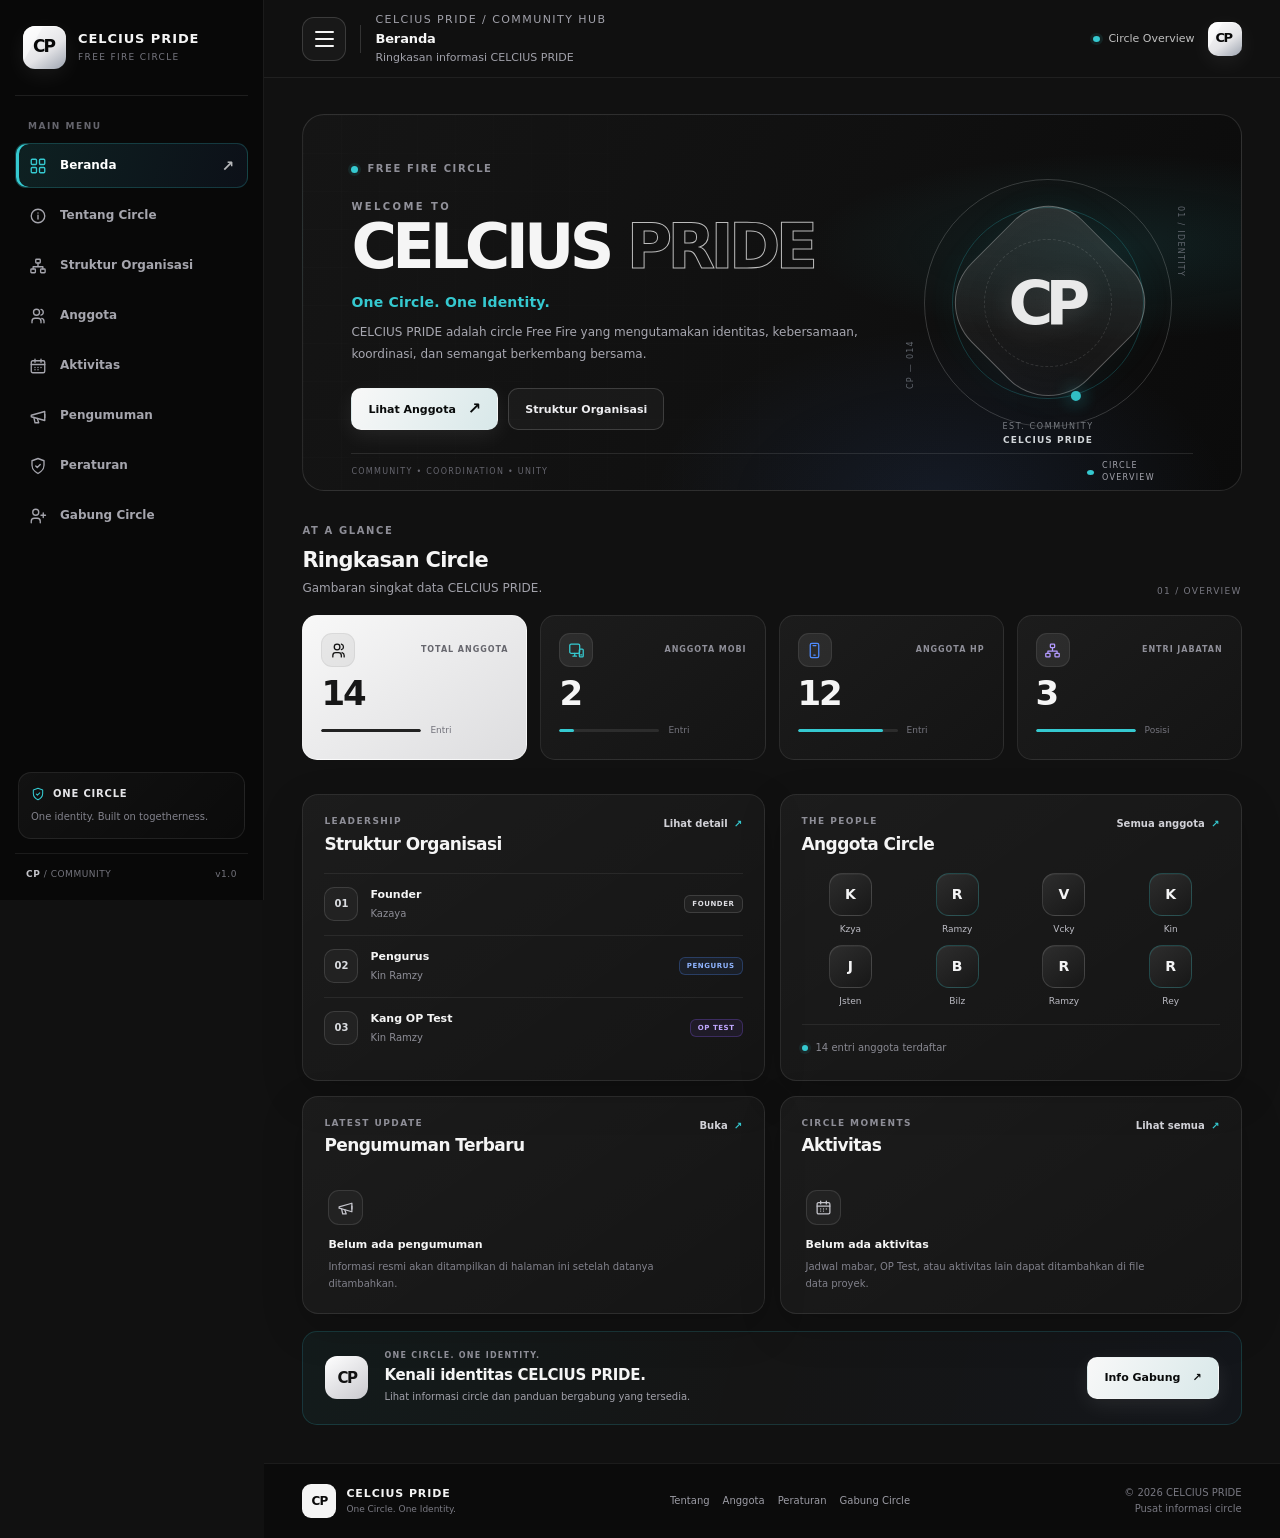
<file: index.html>
<!doctype html>
<html lang="id">
<head>
  <meta charset="utf-8">
  <meta name="viewport" content="width=device-width, initial-scale=1">
  <meta name="theme-color" content="#090909">
  <meta name="description" content="Pusat informasi resmi CELCIUS PRIDE — One Circle. One Identity.">
  <title>CELCIUS PRIDE — One Circle. One Identity.</title>
  <link rel="icon" type="image/svg+xml" href="assets/favicon.svg">
  <link rel="stylesheet" href="css/style.css">
  <link rel="stylesheet" href="css/components.css">
  <link rel="stylesheet" href="css/responsive.css">
</head>
<body>
  <div id="app" data-page="home" data-base="./">
    <main id="page-content" class="page-content">
      <section class="hero-panel">
        <div class="hero-grid-lines" aria-hidden="true"></div>
        <div class="hero-content">
          <div class="eyebrow"><span class="status-dot"></span> FREE FIRE CIRCLE</div>
          <p class="hero-overline">WELCOME TO</p>
          <h1 class="hero-title">CELCIUS <span>PRIDE</span></h1>
          <p class="hero-tagline">One Circle. One Identity.</p>
          <p class="hero-description">CELCIUS PRIDE adalah circle Free Fire yang mengutamakan identitas, kebersamaan, koordinasi, dan semangat berkembang bersama.</p>
          <div class="hero-actions">
            <a class="btn btn-primary" data-route="anggota" href="pages/anggota.html">Lihat Anggota <span class="btn-arrow" aria-hidden="true">↗</span></a>
            <a class="btn btn-secondary" data-route="struktur" href="pages/struktur.html">Struktur Organisasi</a>
          </div>
        </div>
        <div class="hero-mark" aria-hidden="true">
          <div class="hero-mark-ring"></div>
          <div class="hero-mark-inner"><span>CP</span><i></i></div>
          <div class="hero-mark-caption">EST. COMMUNITY<br><strong>CELCIUS PRIDE</strong></div>
          <span class="hero-coordinate coord-one">01 / IDENTITY</span>
          <span class="hero-coordinate coord-two">CP — 014</span>
        </div>
        <div class="hero-bottomline"><span>COMMUNITY • COORDINATION • UNITY</span><span class="hero-live"><span class="status-dot"></span> CIRCLE OVERVIEW</span></div>
      </section>

      <section class="section-block">
        <div class="section-heading">
          <div><p class="eyebrow">AT A GLANCE</p><h2>Ringkasan Circle</h2><p class="muted">Gambaran singkat data CELCIUS PRIDE.</p></div>
          <span class="section-index">01 / OVERVIEW</span>
        </div>
        <div class="stats-grid">
          <article class="stat-card stat-card-white"><div class="stat-top"><span class="stat-icon" data-icon="users" aria-hidden="true"></span><span class="stat-label">TOTAL ANGGOTA</span></div><strong class="stat-value" id="stat-total">14</strong><div class="stat-foot"><span class="stat-bar"><i style="width:100%"></i></span><span>Entri</span></div></article>
          <article class="stat-card"><div class="stat-top"><span class="stat-icon accent-cyan" data-icon="monitor-smartphone" aria-hidden="true"></span><span class="stat-label">ANGGOTA MOBI</span></div><strong class="stat-value" id="stat-mobi">2</strong><div class="stat-foot"><span class="stat-bar"><i style="width:14.3%"></i></span><span>Entri</span></div></article>
          <article class="stat-card"><div class="stat-top"><span class="stat-icon accent-blue" data-icon="smartphone" aria-hidden="true"></span><span class="stat-label">ANGGOTA HP</span></div><strong class="stat-value" id="stat-hp">12</strong><div class="stat-foot"><span class="stat-bar"><i style="width:85.7%"></i></span><span>Entri</span></div></article>
          <article class="stat-card"><div class="stat-top"><span class="stat-icon accent-violet" data-icon="network" aria-hidden="true"></span><span class="stat-label">ENTRI JABATAN</span></div><strong class="stat-value" id="stat-roles">3</strong><div class="stat-foot"><span class="stat-bar"><i style="width:100%"></i></span><span>Posisi</span></div></article>
        </div>
      </section>

      <section class="dashboard-grid section-block">
        <article class="surface-card org-summary-card">
          <div class="card-heading"><div><p class="eyebrow">LEADERSHIP</p><h3>Struktur Organisasi</h3></div><a class="text-link" data-route="struktur" href="pages/struktur.html">Lihat detail <span aria-hidden="true">↗</span></a></div>
          <div class="mini-org-list">
            <div class="mini-org-item"><span class="mini-org-symbol">01</span><div><strong>Founder</strong><span>Kazaya</span></div><span class="role-pill">FOUNDER</span></div>
            <div class="mini-org-item"><span class="mini-org-symbol">02</span><div><strong>Pengurus</strong><span>Kin Ramzy</span></div><span class="role-pill role-pill-blue">PENGURUS</span></div>
            <div class="mini-org-item"><span class="mini-org-symbol">03</span><div><strong>Kang OP Test</strong><span>Kin Ramzy</span></div><span class="role-pill role-pill-violet">OP TEST</span></div>
          </div>
        </article>
        <article class="surface-card member-preview-card">
          <div class="card-heading"><div><p class="eyebrow">THE PEOPLE</p><h3>Anggota Circle</h3></div><a class="text-link" data-route="anggota" href="pages/anggota.html">Semua anggota <span aria-hidden="true">↗</span></a></div>
          <div id="home-member-preview" class="avatar-preview-grid" aria-live="polite"></div>
          <div class="preview-bottom"><span class="preview-dot"></span> <span>14 entri anggota terdaftar</span></div>
        </article>
      </section>

      <section class="dashboard-grid section-block lower-grid">
        <article class="surface-card empty-summary-card"><div class="card-heading"><div><p class="eyebrow">LATEST UPDATE</p><h3>Pengumuman Terbaru</h3></div><a class="text-link" data-route="pengumuman" href="pages/pengumuman.html">Buka <span aria-hidden="true">↗</span></a></div><div class="compact-empty"><span class="empty-icon" data-icon="megaphone" aria-hidden="true"></span><strong>Belum ada pengumuman</strong><p>Informasi resmi akan ditampilkan di halaman ini setelah datanya ditambahkan.</p></div></article>
        <article class="surface-card empty-summary-card"><div class="card-heading"><div><p class="eyebrow">CIRCLE MOMENTS</p><h3>Aktivitas</h3></div><a class="text-link" data-route="aktivitas" href="pages/aktivitas.html">Lihat semua <span aria-hidden="true">↗</span></a></div><div class="compact-empty"><span class="empty-icon" data-icon="calendar-days" aria-hidden="true"></span><strong>Belum ada aktivitas</strong><p>Jadwal mabar, OP Test, atau aktivitas lain dapat ditambahkan di file data proyek.</p></div></article>
      </section>
      <section class="join-strip section-block"><div class="join-strip-mark">CP</div><div><p class="eyebrow">ONE CIRCLE. ONE IDENTITY.</p><h2>Kenali identitas CELCIUS PRIDE.</h2><p class="muted">Lihat informasi circle dan panduan bergabung yang tersedia.</p></div><a class="btn btn-primary" data-route="gabung" href="pages/gabung.html">Info Gabung <span aria-hidden="true">↗</span></a></section>
    </main>
  </div>
  <script src="data/anggota.js"></script><script src="data/aktivitas.js"></script><script src="data/pengumuman.js"></script><script src="data/peraturan.js"></script>
  <script src="js/anggota.js"></script><script src="js/aktivitas.js"></script><script src="js/app.js"></script>
</body>
</html>
</file>
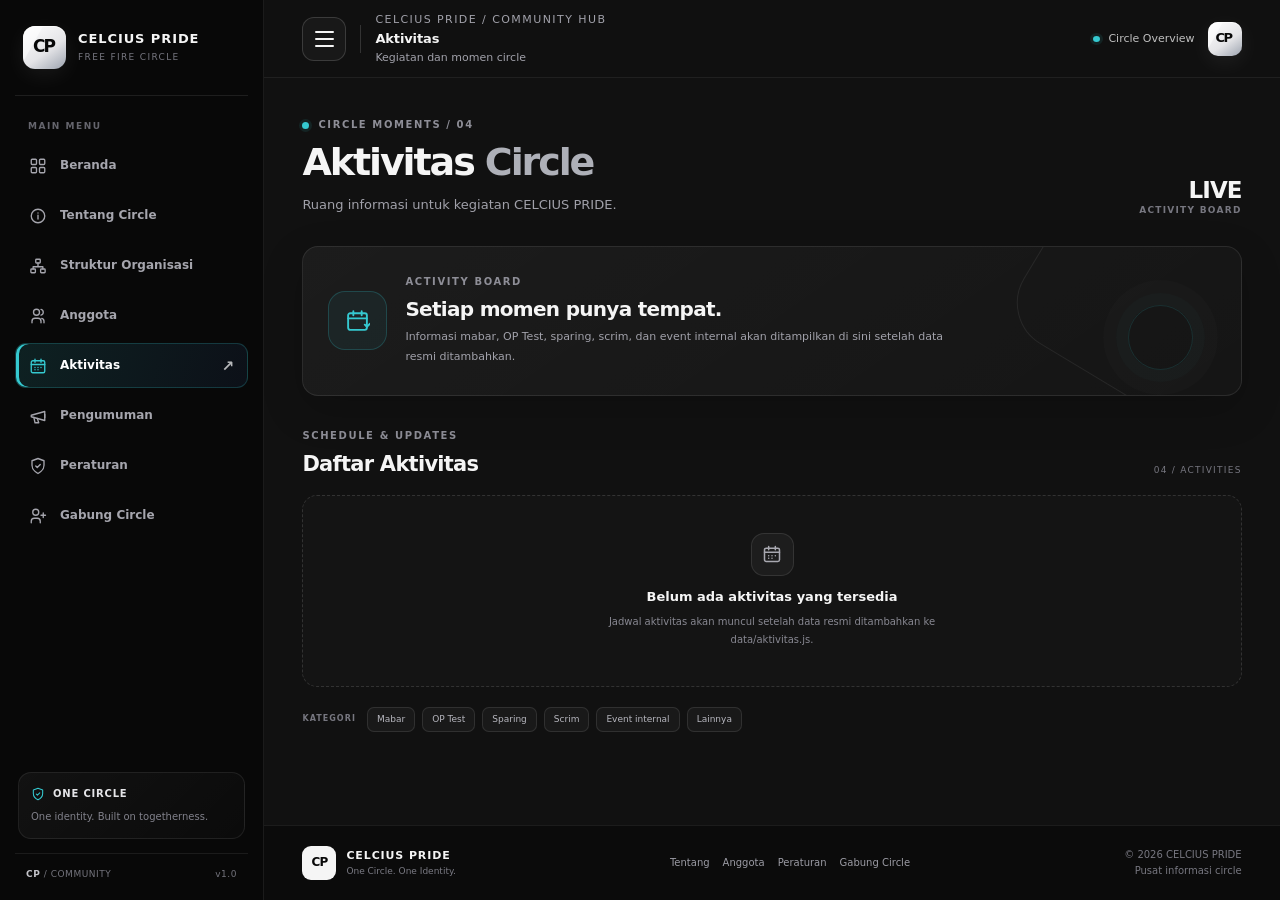
<file: pages/aktivitas.html>
<!doctype html>
<html lang="id"><head><meta charset="utf-8"><meta name="viewport" content="width=device-width, initial-scale=1"><meta name="theme-color" content="#090909"><meta name="description" content="Informasi aktivitas CELCIUS PRIDE."><title>Aktivitas — CELCIUS PRIDE</title><link rel="icon" type="image/svg+xml" href="../assets/favicon.svg"><link rel="stylesheet" href="../css/style.css"><link rel="stylesheet" href="../css/components.css"><link rel="stylesheet" href="../css/responsive.css"></head>
<body><div id="app" data-page="aktivitas" data-base="../"><main id="page-content" class="page-content">
  <header class="page-heading"><div><p class="eyebrow"><span class="status-dot"></span> CIRCLE MOMENTS / 04</p><h1>Aktivitas <span>Circle</span></h1><p class="page-lead">Ruang informasi untuk kegiatan CELCIUS PRIDE.</p></div><div class="heading-stamp" data-icon="calendar-days">LIVE<span>ACTIVITY BOARD</span></div></header>
  <section class="activity-cover surface-card"><div class="activity-cover-icon" data-icon="calendar-check-2" aria-hidden="true"></div><div><p class="eyebrow">ACTIVITY BOARD</p><h2>Setiap momen punya tempat.</h2><p class="muted">Informasi mabar, OP Test, sparing, scrim, dan event internal akan ditampilkan di sini setelah data resmi ditambahkan.</p></div><div class="activity-cover-lines" aria-hidden="true"></div></section>
  <section class="section-block"><div class="section-heading"><div><p class="eyebrow">SCHEDULE & UPDATES</p><h2>Daftar Aktivitas</h2></div><span class="section-index">04 / ACTIVITIES</span></div><div id="activity-list" class="activity-list" aria-live="polite"><div class="loading-skeleton">Memuat aktivitas...</div></div></section>
  <section class="activity-category-row"><span class="activity-category-label">KATEGORI</span><span class="tag">Mabar</span><span class="tag">OP Test</span><span class="tag">Sparing</span><span class="tag">Scrim</span><span class="tag">Event internal</span><span class="tag">Lainnya</span></section>
</main></div>
<script src="../data/anggota.js"></script><script src="../data/aktivitas.js"></script><script src="../data/pengumuman.js"></script><script src="../data/peraturan.js"></script><script src="../js/anggota.js"></script><script src="../js/aktivitas.js"></script><script src="../js/app.js"></script></body></html>
</file>
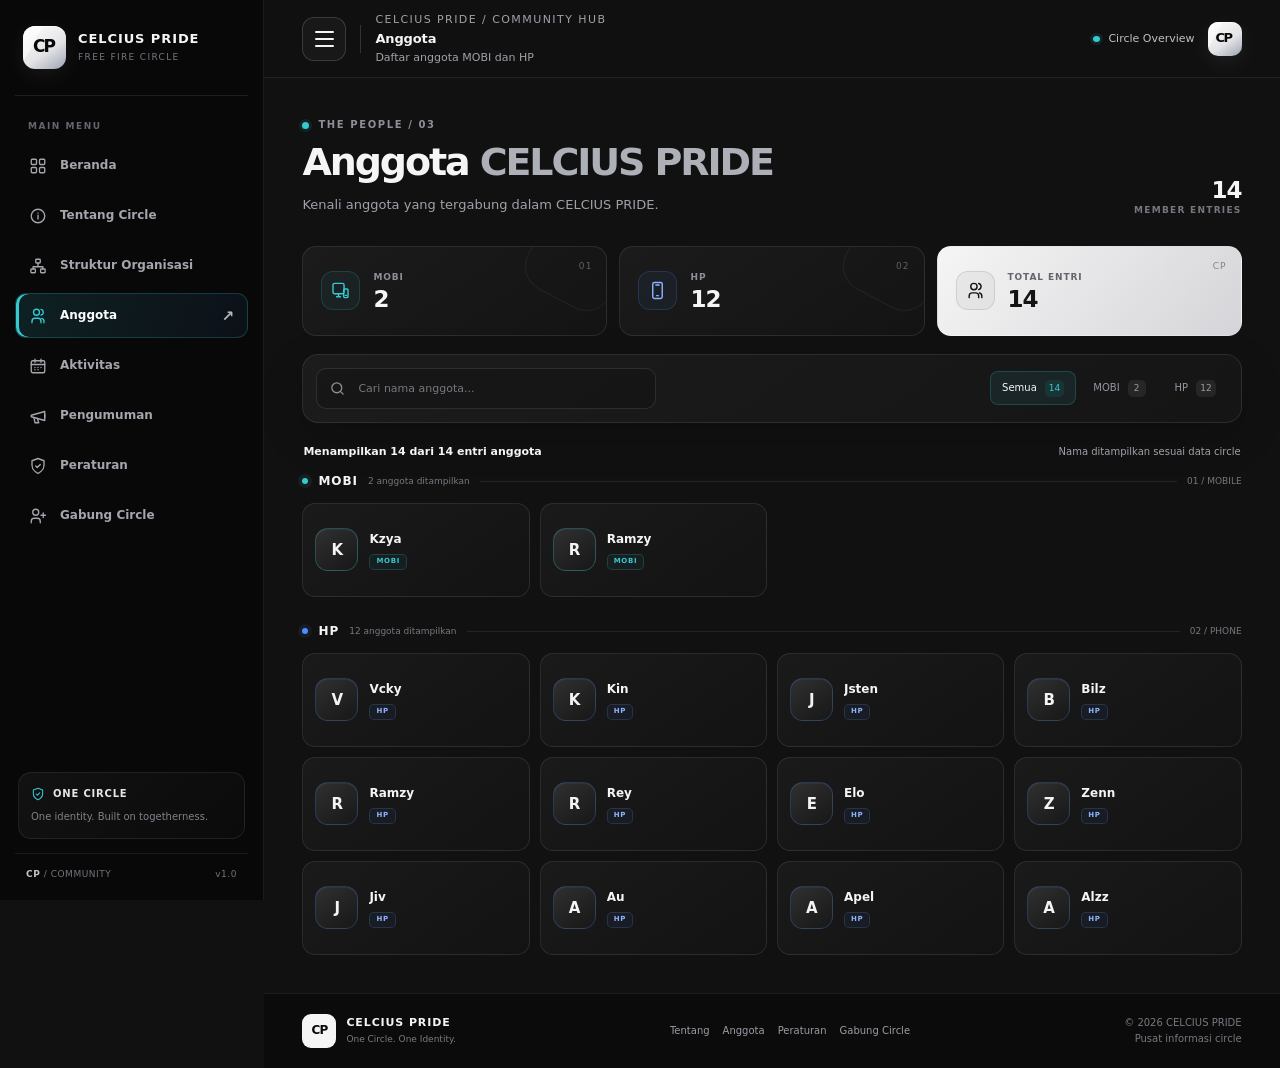
<file: pages/anggota.html>
<!doctype html>
<html lang="id"><head><meta charset="utf-8"><meta name="viewport" content="width=device-width, initial-scale=1"><meta name="theme-color" content="#090909"><meta name="description" content="Daftar anggota MOBI dan HP CELCIUS PRIDE."><title>Anggota — CELCIUS PRIDE</title><link rel="icon" type="image/svg+xml" href="../assets/favicon.svg"><link rel="stylesheet" href="../css/style.css"><link rel="stylesheet" href="../css/components.css"><link rel="stylesheet" href="../css/responsive.css"></head>
<body><div id="app" data-page="anggota" data-base="../"><main id="page-content" class="page-content">
  <header class="page-heading"><div><p class="eyebrow"><span class="status-dot"></span> THE PEOPLE / 03</p><h1>Anggota <span>CELCIUS PRIDE</span></h1><p class="page-lead">Kenali anggota yang tergabung dalam CELCIUS PRIDE.</p></div><div class="heading-stamp">14<span>MEMBER ENTRIES</span></div></header>
  <section class="member-summary-grid"><article class="member-summary-box"><span class="summary-device-icon" data-icon="monitor-smartphone" aria-hidden="true"></span><div><span>MOBI</span><strong id="members-mobi-count">2</strong></div><i>01</i></article><article class="member-summary-box"><span class="summary-device-icon summary-icon-blue" data-icon="smartphone" aria-hidden="true"></span><div><span>HP</span><strong id="members-hp-count">12</strong></div><i>02</i></article><article class="member-summary-box summary-total"><span class="summary-device-icon" data-icon="users" aria-hidden="true"></span><div><span>TOTAL ENTRI</span><strong id="members-total-count">14</strong></div><i>CP</i></article></section>
  <section class="surface-card member-tools"><div class="search-wrap"><span data-icon="search" aria-hidden="true"></span><label class="sr-only" for="member-search">Cari nama anggota</label><input id="member-search" type="search" placeholder="Cari nama anggota..." autocomplete="off"></div><div class="filter-group" role="group" aria-label="Filter kategori anggota"><button class="filter-btn is-active" type="button" data-member-filter="all" aria-pressed="true">Semua <span id="filter-count-all">14</span></button><button class="filter-btn" type="button" data-member-filter="MOBI" aria-pressed="false">MOBI <span id="filter-count-mobi">2</span></button><button class="filter-btn" type="button" data-member-filter="HP" aria-pressed="false">HP <span id="filter-count-hp">12</span></button></div></section>
  <div class="member-results-head"><p id="member-results-count" aria-live="polite">Menampilkan 14 entri anggota</p><span class="muted">Nama ditampilkan sesuai data circle</span></div>
  <section id="members-list" class="members-groups" aria-live="polite"><div class="loading-skeleton">Memuat data anggota...</div></section>
</main></div>
<script src="../data/anggota.js"></script><script src="../data/aktivitas.js"></script><script src="../data/pengumuman.js"></script><script src="../data/peraturan.js"></script><script src="../js/anggota.js"></script><script src="../js/aktivitas.js"></script><script src="../js/app.js"></script></body></html>
</file>
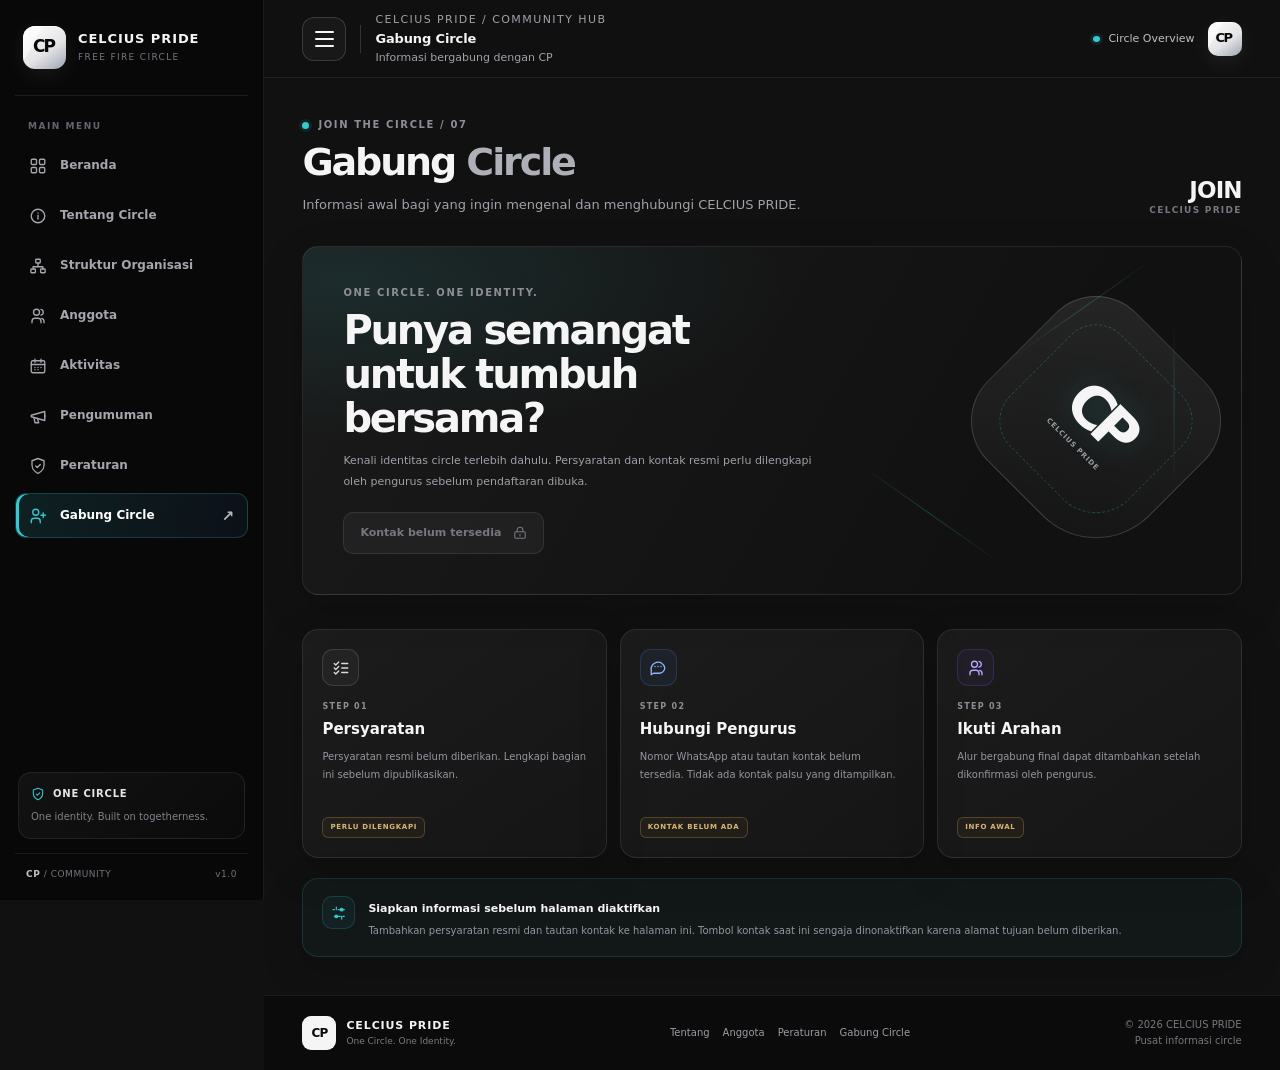
<file: pages/gabung.html>
<!doctype html>
<html lang="id"><head><meta charset="utf-8"><meta name="viewport" content="width=device-width, initial-scale=1"><meta name="theme-color" content="#090909"><meta name="description" content="Informasi bergabung dengan CELCIUS PRIDE."><title>Gabung Circle — CELCIUS PRIDE</title><link rel="icon" type="image/svg+xml" href="../assets/favicon.svg"><link rel="stylesheet" href="../css/style.css"><link rel="stylesheet" href="../css/components.css"><link rel="stylesheet" href="../css/responsive.css"></head>
<body><div id="app" data-page="gabung" data-base="../"><main id="page-content" class="page-content">
  <header class="page-heading"><div><p class="eyebrow"><span class="status-dot"></span> JOIN THE CIRCLE / 07</p><h1>Gabung <span>Circle</span></h1><p class="page-lead">Informasi awal bagi yang ingin mengenal dan menghubungi CELCIUS PRIDE.</p></div><div class="heading-stamp">JOIN<span>CELCIUS PRIDE</span></div></header>
  <section class="join-hero surface-card"><div class="join-hero-decoration" aria-hidden="true"><span></span><span></span><span></span></div><div class="join-hero-copy"><p class="eyebrow">ONE CIRCLE. ONE IDENTITY.</p><h2>Punya semangat untuk tumbuh bersama?</h2><p>Kenali identitas circle terlebih dahulu. Persyaratan dan kontak resmi perlu dilengkapi oleh pengurus sebelum pendaftaran dibuka.</p><a class="btn btn-disabled" aria-disabled="true" title="Kontak resmi belum ditambahkan">Kontak belum tersedia <span data-icon="lock-keyhole" aria-hidden="true"></span></a></div><div class="join-cp-emblem">CP<small>CELCIUS PRIDE</small></div></section>
  <section class="join-info-grid section-block"><article class="surface-card join-info-card"><span class="join-info-icon" data-icon="list-checks" aria-hidden="true"></span><p class="eyebrow">STEP 01</p><h3>Persyaratan</h3><p class="placeholder-copy">Persyaratan resmi belum diberikan. Lengkapi bagian ini sebelum dipublikasikan.</p><span class="draft-badge">PERLU DILENGKAPI</span></article><article class="surface-card join-info-card"><span class="join-info-icon join-info-blue" data-icon="messages-square" aria-hidden="true"></span><p class="eyebrow">STEP 02</p><h3>Hubungi Pengurus</h3><p class="placeholder-copy">Nomor WhatsApp atau tautan kontak belum tersedia. Tidak ada kontak palsu yang ditampilkan.</p><span class="draft-badge">KONTAK BELUM ADA</span></article><article class="surface-card join-info-card"><span class="join-info-icon join-info-violet" data-icon="users" aria-hidden="true"></span><p class="eyebrow">STEP 03</p><h3>Ikuti Arahan</h3><p class="placeholder-copy">Alur bergabung final dapat ditambahkan setelah dikonfirmasi oleh pengurus.</p><span class="draft-badge">INFO AWAL</span></article></section>
  <section class="surface-card join-edit-note"><span class="note-icon" data-icon="settings-2" aria-hidden="true"></span><div><strong>Siapkan informasi sebelum halaman diaktifkan</strong><p>Tambahkan persyaratan resmi dan tautan kontak ke halaman ini. Tombol kontak saat ini sengaja dinonaktifkan karena alamat tujuan belum diberikan.</p></div></section>
</main></div>
<script src="../data/anggota.js"></script><script src="../data/aktivitas.js"></script><script src="../data/pengumuman.js"></script><script src="../data/peraturan.js"></script><script src="../js/anggota.js"></script><script src="../js/aktivitas.js"></script><script src="../js/app.js"></script></body></html>
</file>
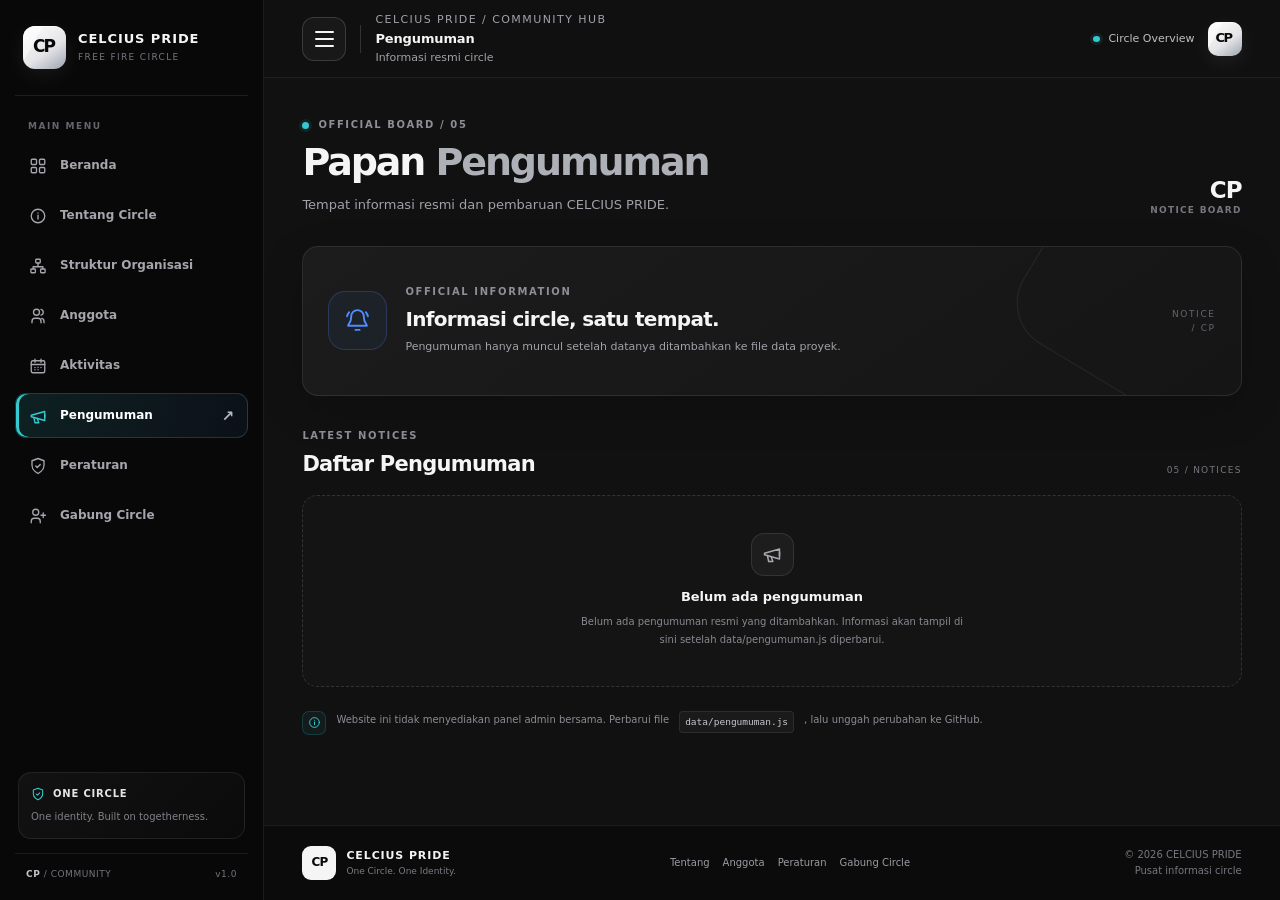
<file: pages/pengumuman.html>
<!doctype html>
<html lang="id"><head><meta charset="utf-8"><meta name="viewport" content="width=device-width, initial-scale=1"><meta name="theme-color" content="#090909"><meta name="description" content="Pengumuman resmi CELCIUS PRIDE."><title>Pengumuman — CELCIUS PRIDE</title><link rel="icon" type="image/svg+xml" href="../assets/favicon.svg"><link rel="stylesheet" href="../css/style.css"><link rel="stylesheet" href="../css/components.css"><link rel="stylesheet" href="../css/responsive.css"></head>
<body><div id="app" data-page="pengumuman" data-base="../"><main id="page-content" class="page-content">
  <header class="page-heading"><div><p class="eyebrow"><span class="status-dot"></span> OFFICIAL BOARD / 05</p><h1>Papan <span>Pengumuman</span></h1><p class="page-lead">Tempat informasi resmi dan pembaruan CELCIUS PRIDE.</p></div><div class="heading-stamp" data-icon="megaphone">CP<span>NOTICE BOARD</span></div></header>
  <section class="announcement-banner surface-card"><div class="announcement-banner-mark" data-icon="bell-ring" aria-hidden="true"></div><div><p class="eyebrow">OFFICIAL INFORMATION</p><h2>Informasi circle, satu tempat.</h2><p class="muted">Pengumuman hanya muncul setelah datanya ditambahkan ke file data proyek.</p></div><div class="announcement-side-label">NOTICE<br> / CP</div></section>
  <section class="section-block"><div class="section-heading"><div><p class="eyebrow">LATEST NOTICES</p><h2>Daftar Pengumuman</h2></div><span class="section-index">05 / NOTICES</span></div><div id="announcement-list" class="announcement-list" aria-live="polite"><div class="loading-skeleton">Memuat pengumuman...</div></div></section>
  <p class="page-footnote"><span class="note-icon small-note-icon" data-icon="info" aria-hidden="true"></span> Website ini tidak menyediakan panel admin bersama. Perbarui file <code>data/pengumuman.js</code>, lalu unggah perubahan ke GitHub.</p>
</main></div>
<script src="../data/anggota.js"></script><script src="../data/aktivitas.js"></script><script src="../data/pengumuman.js"></script><script src="../data/peraturan.js"></script><script src="../js/anggota.js"></script><script src="../js/aktivitas.js"></script><script src="../js/app.js"></script></body></html>
</file>
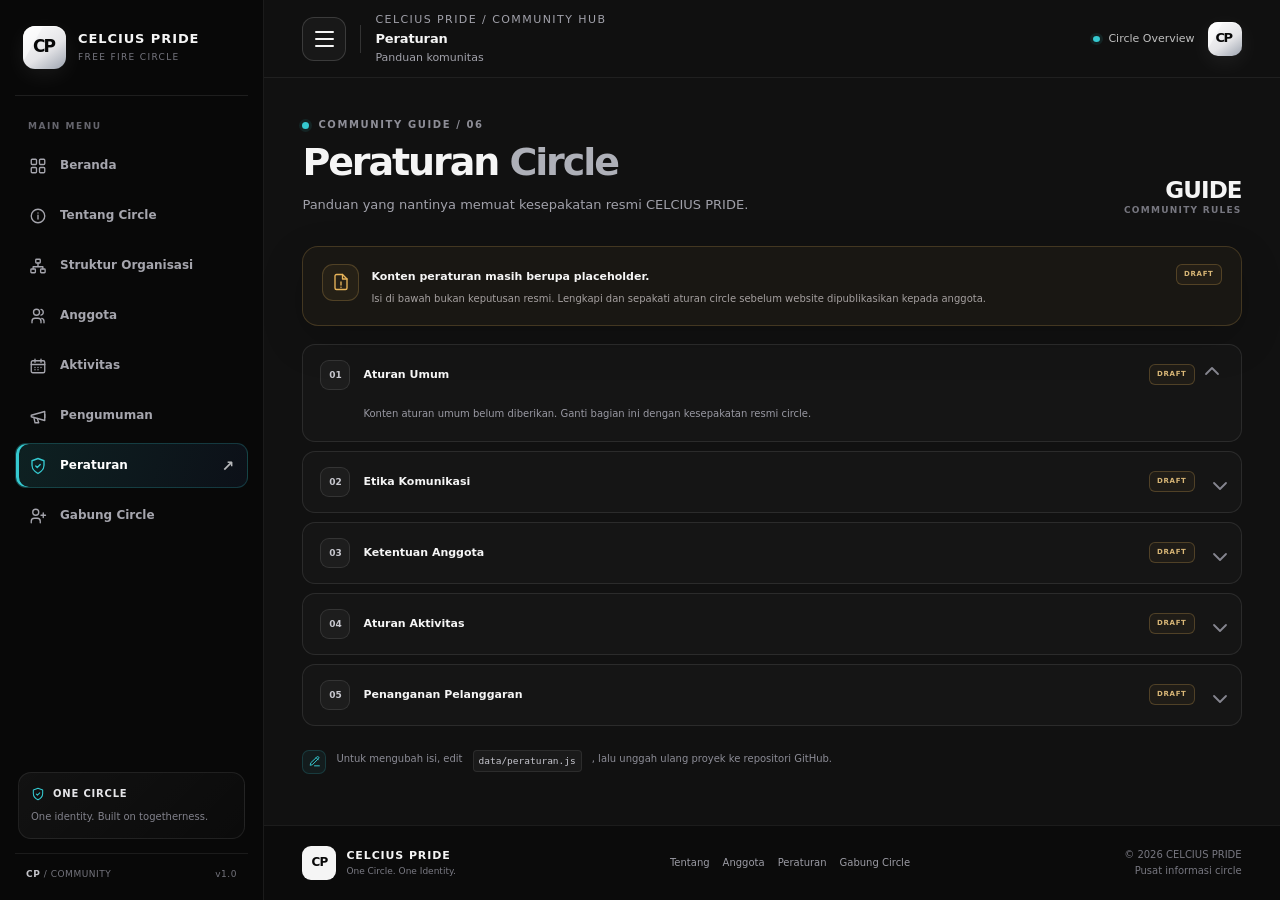
<file: pages/peraturan.html>
<!doctype html>
<html lang="id"><head><meta charset="utf-8"><meta name="viewport" content="width=device-width, initial-scale=1"><meta name="theme-color" content="#090909"><meta name="description" content="Panduan peraturan CELCIUS PRIDE."><title>Peraturan — CELCIUS PRIDE</title><link rel="icon" type="image/svg+xml" href="../assets/favicon.svg"><link rel="stylesheet" href="../css/style.css"><link rel="stylesheet" href="../css/components.css"><link rel="stylesheet" href="../css/responsive.css"></head>
<body><div id="app" data-page="peraturan" data-base="../"><main id="page-content" class="page-content">
  <header class="page-heading"><div><p class="eyebrow"><span class="status-dot"></span> COMMUNITY GUIDE / 06</p><h1>Peraturan <span>Circle</span></h1><p class="page-lead">Panduan yang nantinya memuat kesepakatan resmi CELCIUS PRIDE.</p></div><div class="heading-stamp" data-icon="shield-check">GUIDE<span>COMMUNITY RULES</span></div></header>
  <section class="rules-notice surface-card"><span class="rules-notice-icon" data-icon="file-warning" aria-hidden="true"></span><div><strong>Konten peraturan masih berupa placeholder.</strong><p>Isi di bawah bukan keputusan resmi. Lengkapi dan sepakati aturan circle sebelum website dipublikasikan kepada anggota.</p></div><span class="draft-badge">DRAFT</span></section>
  <section class="rules-list" id="rules-list" aria-live="polite"><div class="loading-skeleton">Memuat peraturan...</div></section>
  <p class="page-footnote"><span class="note-icon small-note-icon" data-icon="pencil-line" aria-hidden="true"></span> Untuk mengubah isi, edit <code>data/peraturan.js</code>, lalu unggah ulang proyek ke repositori GitHub.</p>
</main></div>
<script src="../data/anggota.js"></script><script src="../data/aktivitas.js"></script><script src="../data/pengumuman.js"></script><script src="../data/peraturan.js"></script><script src="../js/anggota.js"></script><script src="../js/aktivitas.js"></script><script src="../js/app.js"></script></body></html>
</file>
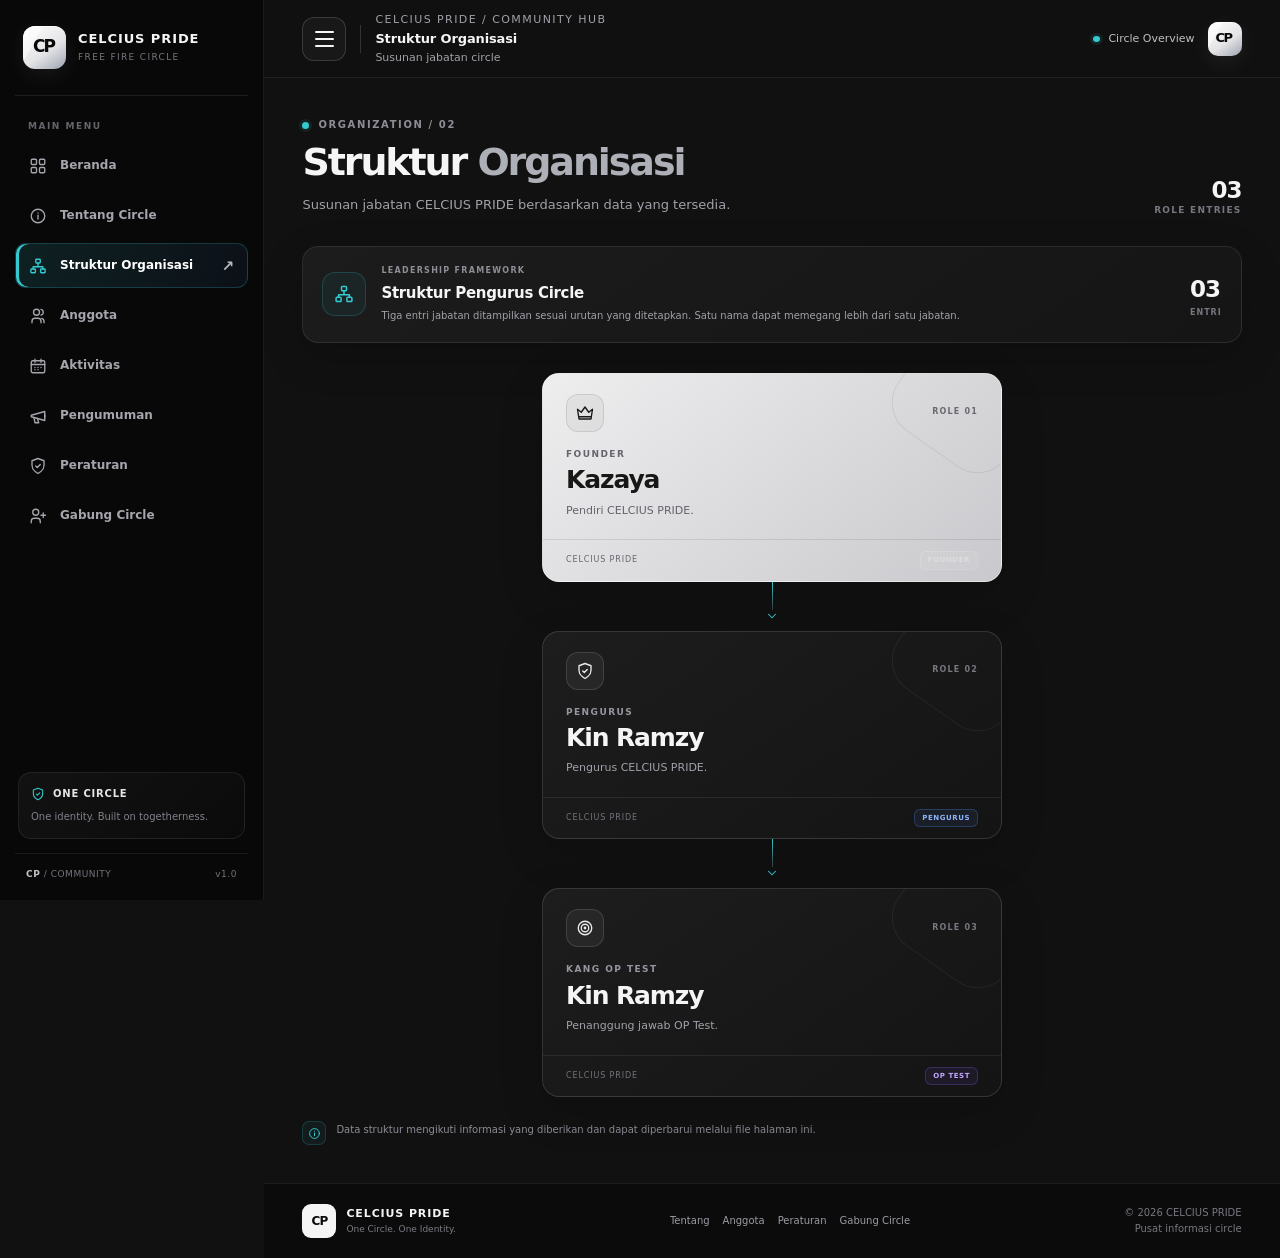
<file: pages/struktur.html>
<!doctype html>
<html lang="id"><head><meta charset="utf-8"><meta name="viewport" content="width=device-width, initial-scale=1"><meta name="theme-color" content="#090909"><meta name="description" content="Struktur organisasi CELCIUS PRIDE."><title>Struktur Organisasi — CELCIUS PRIDE</title><link rel="icon" type="image/svg+xml" href="../assets/favicon.svg"><link rel="stylesheet" href="../css/style.css"><link rel="stylesheet" href="../css/components.css"><link rel="stylesheet" href="../css/responsive.css"></head>
<body><div id="app" data-page="struktur" data-base="../"><main id="page-content" class="page-content">
  <header class="page-heading"><div><p class="eyebrow"><span class="status-dot"></span> ORGANIZATION / 02</p><h1>Struktur <span>Organisasi</span></h1><p class="page-lead">Susunan jabatan CELCIUS PRIDE berdasarkan data yang tersedia.</p></div><div class="heading-stamp">03<span>ROLE ENTRIES</span></div></header>
  <section class="org-intro surface-card"><div class="org-intro-symbol" data-icon="network" aria-hidden="true"></div><div><p class="eyebrow">LEADERSHIP FRAMEWORK</p><h2>Struktur Pengurus Circle</h2><p class="muted">Tiga entri jabatan ditampilkan sesuai urutan yang ditetapkan. Satu nama dapat memegang lebih dari satu jabatan.</p></div><span class="org-intro-count">03 <small>ENTRI</small></span></section>
  <section class="org-chart" aria-label="Bagan struktur organisasi">
    <article class="org-role-card org-role-founder"><div class="org-card-top"><span class="org-role-icon" data-icon="crown" aria-hidden="true"></span><span class="org-role-order">ROLE 01</span></div><p class="org-role-label">FOUNDER</p><h2>Kazaya</h2><p class="org-role-description">Pendiri CELCIUS PRIDE.</p><div class="org-card-bottom"><span>CELCIUS PRIDE</span><span class="role-pill role-pill-silver">FOUNDER</span></div></article>
    <div class="org-connector" aria-hidden="true"><span></span><i data-icon="chevron-down"></i></div>
    <article class="org-role-card"><div class="org-card-top"><span class="org-role-icon org-icon-blue" data-icon="shield-check" aria-hidden="true"></span><span class="org-role-order">ROLE 02</span></div><p class="org-role-label">PENGURUS</p><h2>Kin Ramzy</h2><p class="org-role-description">Pengurus CELCIUS PRIDE.</p><div class="org-card-bottom"><span>CELCIUS PRIDE</span><span class="role-pill role-pill-blue">PENGURUS</span></div></article>
    <div class="org-connector" aria-hidden="true"><span></span><i data-icon="chevron-down"></i></div>
    <article class="org-role-card"><div class="org-card-top"><span class="org-role-icon org-icon-violet" data-icon="target" aria-hidden="true"></span><span class="org-role-order">ROLE 03</span></div><p class="org-role-label">KANG OP TEST</p><h2>Kin Ramzy</h2><p class="org-role-description">Penanggung jawab OP Test.</p><div class="org-card-bottom"><span>CELCIUS PRIDE</span><span class="role-pill role-pill-violet">OP TEST</span></div></article>
  </section>
  <p class="page-footnote"><span class="note-icon small-note-icon" data-icon="info" aria-hidden="true"></span> Data struktur mengikuti informasi yang diberikan dan dapat diperbarui melalui file halaman ini.</p>
</main></div>
<script src="../data/anggota.js"></script><script src="../data/aktivitas.js"></script><script src="../data/pengumuman.js"></script><script src="../data/peraturan.js"></script><script src="../js/anggota.js"></script><script src="../js/aktivitas.js"></script><script src="../js/app.js"></script></body></html>
</file>
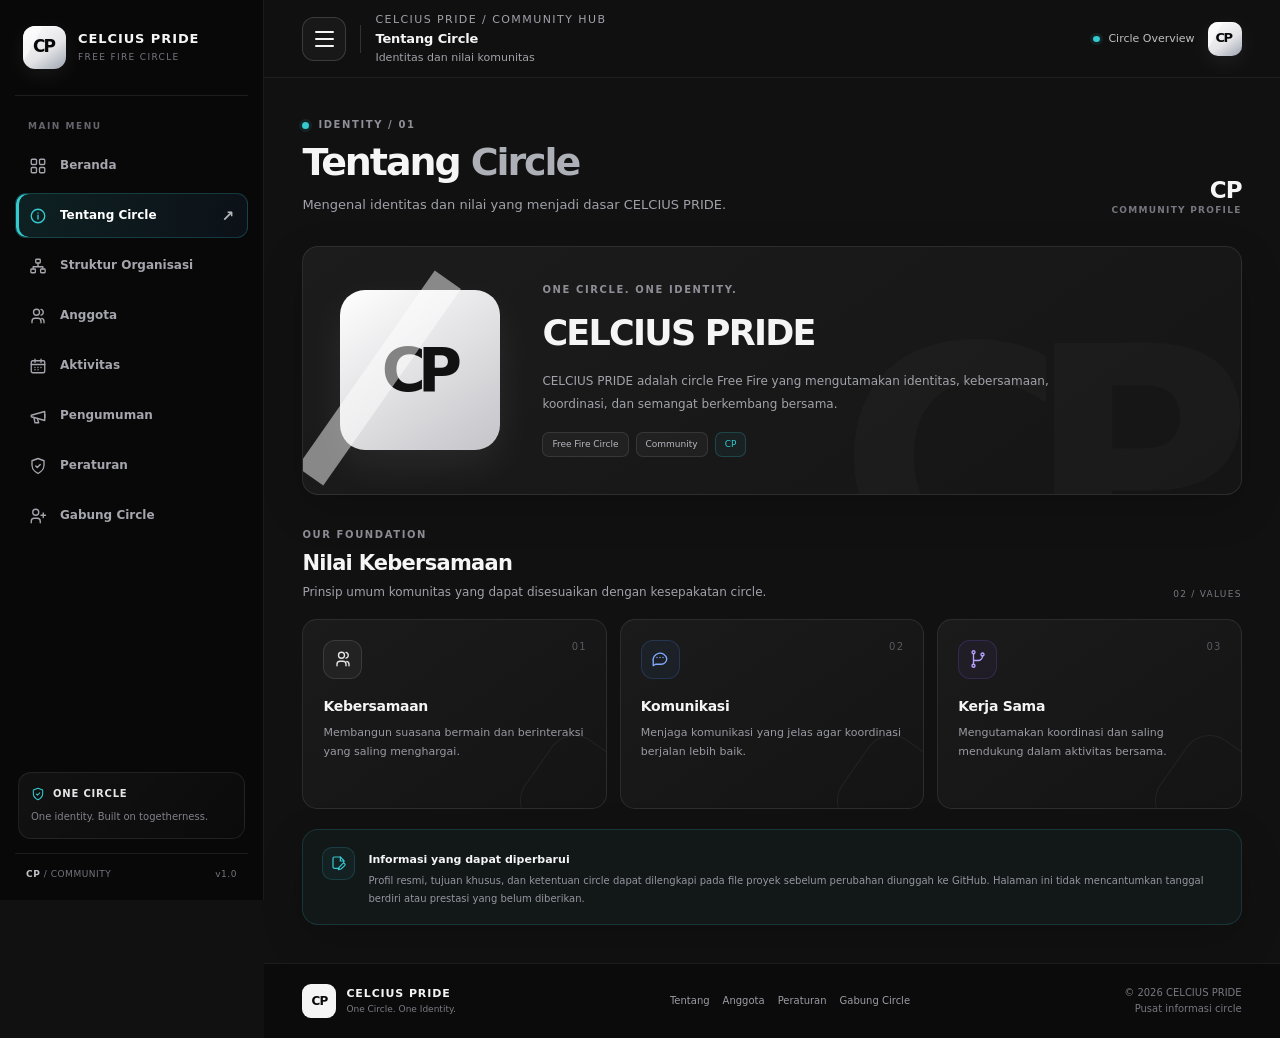
<file: pages/tentang.html>
<!doctype html>
<html lang="id"><head><meta charset="utf-8"><meta name="viewport" content="width=device-width, initial-scale=1"><meta name="theme-color" content="#090909"><meta name="description" content="Kenali identitas CELCIUS PRIDE."><title>Tentang Circle — CELCIUS PRIDE</title><link rel="icon" type="image/svg+xml" href="../assets/favicon.svg"><link rel="stylesheet" href="../css/style.css"><link rel="stylesheet" href="../css/components.css"><link rel="stylesheet" href="../css/responsive.css"></head>
<body><div id="app" data-page="tentang" data-base="../"><main id="page-content" class="page-content">
  <header class="page-heading"><div><p class="eyebrow"><span class="status-dot"></span> IDENTITY / 01</p><h1>Tentang <span>Circle</span></h1><p class="page-lead">Mengenal identitas dan nilai yang menjadi dasar CELCIUS PRIDE.</p></div><div class="heading-stamp">CP<span>COMMUNITY PROFILE</span></div></header>
  <section class="about-hero surface-card"><div class="about-monogram">CP<span class="monogram-glint"></span></div><div class="about-hero-copy"><p class="eyebrow">ONE CIRCLE. ONE IDENTITY.</p><h2>CELCIUS PRIDE</h2><p>CELCIUS PRIDE adalah circle Free Fire yang mengutamakan identitas, kebersamaan, koordinasi, dan semangat berkembang bersama.</p><div class="tag-row"><span class="tag">Free Fire Circle</span><span class="tag">Community</span><span class="tag tag-accent">CP</span></div></div></section>
  <section class="section-block"><div class="section-heading"><div><p class="eyebrow">OUR FOUNDATION</p><h2>Nilai Kebersamaan</h2><p class="muted">Prinsip umum komunitas yang dapat disesuaikan dengan kesepakatan circle.</p></div><span class="section-index">02 / VALUES</span></div><div class="value-grid">
    <article class="value-card"><span class="value-icon" data-icon="users" aria-hidden="true"></span><span class="value-number">01</span><h3>Kebersamaan</h3><p>Membangun suasana bermain dan berinteraksi yang saling menghargai.</p></article>
    <article class="value-card"><span class="value-icon value-icon-blue" data-icon="messages-square" aria-hidden="true"></span><span class="value-number">02</span><h3>Komunikasi</h3><p>Menjaga komunikasi yang jelas agar koordinasi berjalan lebih baik.</p></article>
    <article class="value-card"><span class="value-icon value-icon-violet" data-icon="git-merge" aria-hidden="true"></span><span class="value-number">03</span><h3>Kerja Sama</h3><p>Mengutamakan koordinasi dan saling mendukung dalam aktivitas bersama.</p></article>
  </div></section>
  <section class="surface-card info-note"><span class="note-icon" data-icon="file-pen-line" aria-hidden="true"></span><div><strong>Informasi yang dapat diperbarui</strong><p>Profil resmi, tujuan khusus, dan ketentuan circle dapat dilengkapi pada file proyek sebelum perubahan diunggah ke GitHub. Halaman ini tidak mencantumkan tanggal berdiri atau prestasi yang belum diberikan.</p></div></section>
</main></div>
<script src="../data/anggota.js"></script><script src="../data/aktivitas.js"></script><script src="../data/pengumuman.js"></script><script src="../data/peraturan.js"></script><script src="../js/anggota.js"></script><script src="../js/aktivitas.js"></script><script src="../js/app.js"></script></body></html>
</file>
<file: css/style.css>
@charset "UTF-8";
:root {
  color-scheme: dark;
  --black: #090909;
  --deep: #111111;
  --charcoal: #1b1b1b;
  --soft-black: #242424;
  --white: #ffffff;
  --off-white: #f5f5f5;
  --light-gray: #e7e7e7;
  --muted: #a1a1aa;
  --silver: #c0c0c0;
  --graphite: #52525b;
  --blue: #4f8cff;
  --cyan: #35c9d0;
  --violet: #8b5cf6;
  --amber: #e8b45a;
  --border: rgba(255,255,255,.09);
  --border-strong: rgba(255,255,255,.15);
  --sidebar-width: 264px;
  --sidebar-collapsed: 82px;
  --radius-sm: 10px;
  --radius-md: 16px;
  --radius-lg: 22px;
  --shadow-card: 0 14px 42px rgba(0,0,0,.18);
  --ease: cubic-bezier(.2,.75,.25,1);
  font-synthesis: none;
  text-rendering: optimizeLegibility;
  -webkit-font-smoothing: antialiased;
  -moz-osx-font-smoothing: grayscale;
}
* { box-sizing: border-box; }
html { min-width: 320px; scroll-behavior: smooth; background: var(--black); }
body { margin: 0; min-width: 320px; background: var(--deep); color: var(--off-white); font-family: Inter, Manrope, ui-sans-serif, system-ui, -apple-system, BlinkMacSystemFont, "Segoe UI", sans-serif; font-size: 14px; line-height: 1.6; }
button, input, textarea, select { font: inherit; }
button, a { -webkit-tap-highlight-color: transparent; }
a { color: inherit; text-decoration: none; }
button { color: inherit; }
button:focus-visible, a:focus-visible, input:focus-visible, summary:focus-visible { outline: 2px solid var(--cyan); outline-offset: 3px; }
::selection { color: var(--black); background: var(--cyan); }
#app { min-height: 100vh; }
.app-frame { min-height: 100vh; margin-left: var(--sidebar-width); display: flex; flex-direction: column; transition: margin-left .28s var(--ease); }
.app-frame .page-content { width: 100%; max-width: 1600px; margin: 0 auto; padding: 32px clamp(22px, 3vw, 48px) 38px; flex: 1; }
.app-topbar { height: 78px; flex: 0 0 78px; display: flex; align-items: center; justify-content: space-between; gap: 16px; padding: 0 clamp(22px, 3vw, 48px); border-bottom: 1px solid rgba(255,255,255,.065); background: rgba(17,17,17,.92); position: sticky; top: 0; z-index: 40; backdrop-filter: blur(18px); }
.topbar-left, .topbar-right { display: flex; align-items: center; gap: 14px; min-width: 0; }
.topbar-context { display: flex; flex-direction: column; line-height: 1.2; gap: 5px; }
.topbar-context strong { font-size: 13px; font-weight: 700; letter-spacing: -.01em; }
.topbar-context span { color: var(--muted); font-size: 11px; }
.topbar-label { color: var(--muted); font-size: 10px; letter-spacing: .13em; text-transform: uppercase; }
.topbar-divider { width: 1px; height: 28px; background: var(--border-strong); }
.topbar-status { display: inline-flex; align-items: center; gap: 8px; color: var(--silver); font-size: 11px; white-space: nowrap; }
.topbar-status .status-dot { width: 6px; height: 6px; }
.menu-toggle { width: 44px; height: 44px; flex: 0 0 44px; border: 1px solid var(--border-strong); border-radius: 12px; color: var(--off-white); background: rgba(255,255,255,.035); display: inline-flex; align-items: center; justify-content: center; position: relative; cursor: pointer; transition: background .2s ease, border-color .2s ease, transform .2s ease; }
.menu-toggle:hover { background: rgba(255,255,255,.09); border-color: rgba(53,201,208,.55); }
.menu-toggle:active { transform: scale(.96); }
.menu-icon { width: 19px; height: 16px; display: flex; flex-direction: column; align-items: center; justify-content: space-between; position: relative; }
.menu-icon span { display: block; width: 19px; height: 2px; background: currentColor; border-radius: 99px; transform-origin: center; transition: transform .24s var(--ease), opacity .16s ease, width .2s ease; }
.menu-toggle[aria-expanded="true"] .menu-icon span:nth-child(1) { transform: translateY(7px) rotate(45deg); }
.menu-toggle[aria-expanded="true"] .menu-icon span:nth-child(2) { opacity: 0; transform: scaleX(.2); }
.menu-toggle[aria-expanded="true"] .menu-icon span:nth-child(3) { transform: translateY(-7px) rotate(-45deg); }
.sidebar { position: fixed; inset: 0 auto 0 0; width: var(--sidebar-width); z-index: 60; display: flex; flex-direction: column; padding: 24px 15px 16px; background: #080808; border-right: 1px solid rgba(255,255,255,.08); transition: width .28s var(--ease), transform .28s var(--ease); }
.sidebar-brand { padding: 1px 8px 26px; border-bottom: 1px solid rgba(255,255,255,.09); margin-bottom: 23px; }
.brand-lockup { display: flex; align-items: center; gap: 12px; min-height: 44px; }
.brand-mark { width: 43px; height: 43px; flex: 0 0 43px; display: grid; place-items: center; color: #080808; background: linear-gradient(145deg, #fff 0%, #e4e4e7 58%, #9ca3af 100%); border-radius: 12px; font-weight: 900; letter-spacing: -.11em; font-size: 17px; padding-right: 2px; box-shadow: 0 6px 22px rgba(255,255,255,.07), inset 0 1px 0 rgba(255,255,255,.65); position: relative; overflow: hidden; }
.brand-mark::after { content: ""; position: absolute; top: -30%; left: -26%; width: 42%; height: 160%; background: rgba(255,255,255,.48); transform: rotate(29deg); }
.brand-name { display: flex; flex-direction: column; min-width: 0; line-height: 1.15; gap: 5px; }
.brand-name strong { font-size: 13px; white-space: nowrap; letter-spacing: .07em; font-weight: 800; }
.brand-name small { color: #777780; font-size: 9px; letter-spacing: .15em; white-space: nowrap; }
.sidebar-caption { color: #65656d; font-size: 9px; font-weight: 750; letter-spacing: .17em; padding: 0 13px 10px; text-transform: uppercase; }
.sidebar-nav { display: flex; flex-direction: column; gap: 5px; }
.nav-link { min-height: 45px; padding: 0 13px; position: relative; border: 1px solid transparent; border-radius: 11px; display: flex; align-items: center; gap: 13px; color: #a5a5ad; font-size: 12px; font-weight: 550; transition: color .18s ease, background .18s ease, border-color .18s ease; }
.nav-link svg { width: 18px; height: 18px; flex: 0 0 18px; stroke-width: 1.8; }
.nav-link:hover { color: var(--white); background: rgba(255,255,255,.055); }
.nav-link[aria-current="page"] { color: var(--white); background: linear-gradient(105deg, rgba(53,201,208,.13), rgba(79,140,255,.065)); border-color: rgba(53,201,208,.21); box-shadow: inset 3px 0 0 var(--cyan); }
.nav-link[aria-current="page"] svg { color: var(--cyan); }
.nav-link .nav-arrow { margin-left: auto; opacity: 0; font-size: 15px; transition: opacity .18s ease, transform .18s ease; }
.nav-link:hover .nav-arrow, .nav-link[aria-current="page"] .nav-arrow { opacity: .7; }
.sidebar-spacer { flex: 1; min-height: 22px; }
.sidebar-bottom-card { margin: 0 3px 14px; padding: 13px 12px; border: 1px solid rgba(255,255,255,.08); border-radius: 13px; background: linear-gradient(135deg, rgba(255,255,255,.045), rgba(255,255,255,.015)); }
.sidebar-bottom-top { display: flex; gap: 8px; align-items: center; margin-bottom: 7px; color: #e5e5e8; font-size: 10px; font-weight: 700; letter-spacing: .08em; }
.sidebar-bottom-top svg { width: 14px; height: 14px; color: var(--cyan); }
.sidebar-bottom-card p { margin: 0; color: #81818b; font-size: 10px; line-height: 1.55; }
.sidebar-footer { padding: 13px 11px 3px; border-top: 1px solid rgba(255,255,255,.08); color: #74747d; font-size: 9px; letter-spacing: .06em; display: flex; justify-content: space-between; gap: 10px; }
.sidebar-footer strong { color: #c4c4ca; font-weight: 700; }
.sidebar-overlay { position: fixed; inset: 0; z-index: 50; background: rgba(0,0,0,.68); opacity: 0; visibility: hidden; transition: opacity .25s ease, visibility .25s ease; backdrop-filter: blur(3px); }
.app-footer { width: 100%; padding: 20px clamp(22px, 3vw, 48px); background: #0b0b0b; border-top: 1px solid rgba(255,255,255,.07); display: flex; align-items: center; justify-content: space-between; gap: 24px; }
.footer-brand { display: flex; align-items: center; gap: 10px; }
.footer-mark { width: 34px; height: 34px; display: grid; place-items: center; color: var(--black); background: var(--off-white); border-radius: 9px; font-size: 12px; font-weight: 900; letter-spacing: -.08em; }
.footer-brand-copy { display: flex; flex-direction: column; line-height: 1.3; gap: 3px; }
.footer-brand-copy strong { font-size: 11px; letter-spacing: .08em; }
.footer-brand-copy span { font-size: 9px; color: #7b7b84; }
.footer-meta { color: #777780; font-size: 10px; text-align: right; }
.footer-nav { display: flex; flex-wrap: wrap; align-items: center; justify-content: center; gap: 13px; color: #9c9ca5; font-size: 10px; }
.footer-nav a:hover { color: var(--cyan); }
.status-dot { display: inline-block; width: 7px; height: 7px; flex: 0 0 7px; background: var(--cyan); border-radius: 50%; box-shadow: 0 0 0 3px rgba(53,201,208,.1); }
.eyebrow { margin: 0 0 9px; color: #8e8e97; font-size: 10px; line-height: 1.25; font-weight: 750; letter-spacing: .16em; text-transform: uppercase; display: flex; align-items: center; gap: 9px; }
.muted { color: var(--muted); }
.page-heading { display: flex; align-items: flex-end; justify-content: space-between; gap: 24px; margin: 5px 0 30px; }
.page-heading h1 { margin: 0; font-size: clamp(27px, 3.2vw, 38px); line-height: 1.15; letter-spacing: -.055em; font-weight: 780; }
.page-heading h1 span { color: #aeb0b8; }
.page-lead { margin: 11px 0 0; color: #a1a1aa; font-size: 13px; max-width: 650px; }
.heading-stamp { flex: 0 0 auto; display: flex; flex-direction: column; justify-content: center; align-items: flex-end; gap: 3px; color: var(--off-white); font-size: 23px; line-height: 1; font-weight: 800; letter-spacing: -.04em; }
.heading-stamp span { color: #777780; font-size: 9px; line-height: 1.2; letter-spacing: .14em; font-weight: 650; }
.section-block { margin-top: 34px; }
.section-heading { display: flex; align-items: flex-end; justify-content: space-between; gap: 20px; margin-bottom: 17px; }
.section-heading h2 { margin: 0; font-size: 21px; line-height: 1.25; letter-spacing: -.035em; font-weight: 760; }
.section-heading .muted { margin: 6px 0 0; font-size: 12px; }
.section-index { color: #777780; font-size: 9px; letter-spacing: .14em; white-space: nowrap; }
.surface-card { background: linear-gradient(145deg, rgba(255,255,255,.047), rgba(255,255,255,.018)); border: 1px solid var(--border); border-radius: var(--radius-md); box-shadow: var(--shadow-card); }
.sr-only { position: absolute; width: 1px; height: 1px; padding: 0; margin: -1px; overflow: hidden; clip: rect(0,0,0,0); white-space: nowrap; border: 0; }
@media (min-width: 1240px) { .app-frame .page-content { padding-top: 36px; } }
/* Desktop sidebar compact mode and small control refinements */
.sidebar-overlay { border: 0; padding: 0; cursor: default; }
.topbar-mark { width: 34px; height: 34px; flex-basis: 34px; border-radius: 10px; font-size: 13px; }
body.sidebar-collapsed .sidebar { width: var(--sidebar-collapsed); padding-left: 10px; padding-right: 10px; }
body.sidebar-collapsed .app-frame { margin-left: var(--sidebar-collapsed); }
body.sidebar-collapsed .sidebar-brand { padding-left: 8px; padding-right: 8px; }
body.sidebar-collapsed .brand-lockup { justify-content: center; }
body.sidebar-collapsed .brand-name,
body.sidebar-collapsed .sidebar-caption,
body.sidebar-collapsed .nav-label,
body.sidebar-collapsed .nav-arrow,
body.sidebar-collapsed .sidebar-bottom-card,
body.sidebar-collapsed .sidebar-footer { display: none; }
body.sidebar-collapsed .nav-link { justify-content: center; padding: 0; }
body.sidebar-collapsed .nav-link[aria-current="page"] { box-shadow: inset 0 -3px 0 var(--cyan); }
@media (max-width: 760px) {
  body.sidebar-collapsed .sidebar { width: min(300px, 84vw); padding: 24px 15px 16px; }
  body.sidebar-collapsed .app-frame { margin-left: 0; }
  body.sidebar-collapsed .brand-name,
  body.sidebar-collapsed .sidebar-caption,
  body.sidebar-collapsed .nav-label,
  body.sidebar-collapsed .nav-arrow,
  body.sidebar-collapsed .sidebar-bottom-card,
  body.sidebar-collapsed .sidebar-footer { display: initial; }
  body.sidebar-collapsed .sidebar-brand { padding: 1px 8px 26px; }
  body.sidebar-collapsed .brand-lockup { justify-content: flex-start; }
  body.sidebar-collapsed .nav-link { justify-content: flex-start; padding: 0 13px; }
}
</file>
<file: css/components.css>
/* Landing hero */
.hero-panel { min-height: 335px; padding: clamp(26px, 4vw, 48px); border: 1px solid rgba(255,255,255,.12); border-radius: 22px; background: radial-gradient(ellipse at 87% 35%, rgba(53,201,208,.10), transparent 27%), radial-gradient(ellipse at 68% 104%, rgba(79,140,255,.10), transparent 32%), linear-gradient(115deg, #151515 0%, #101010 55%, #0b0b0b 100%); overflow: hidden; position: relative; display: flex; align-items: center; isolation: isolate; }
.hero-grid-lines { position: absolute; z-index: -1; inset: 0; background-image: linear-gradient(rgba(255,255,255,.035) 1px, transparent 1px), linear-gradient(90deg, rgba(255,255,255,.035) 1px, transparent 1px); background-size: 38px 38px; mask-image: linear-gradient(90deg, #000, transparent 84%); opacity: .34; }
.hero-content { position: relative; z-index: 2; width: min(650px, 67%); padding-bottom: 12px; }
.hero-overline { margin: 23px 0 1px; font-size: 10px; font-weight: 750; color: #92929b; letter-spacing: .24em; }
.hero-title { margin: 0; font-size: clamp(35px, 5.6vw, 62px); line-height: .99; letter-spacing: -.075em; font-weight: 900; }
.hero-title span { color: transparent; -webkit-text-stroke: 1px rgba(255,255,255,.72); }
.hero-tagline { margin: 14px 0 9px; color: var(--cyan); font-size: 14px; font-weight: 700; letter-spacing: .015em; }
.hero-description { max-width: 510px; margin: 0; color: #a7a7b0; font-size: 12px; line-height: 1.8; }
.hero-actions { display: flex; flex-wrap: wrap; gap: 10px; margin-top: 23px; }
.btn { min-height: 42px; padding: 0 16px; border-radius: 10px; border: 1px solid transparent; display: inline-flex; align-items: center; justify-content: center; gap: 12px; font-size: 11px; font-weight: 750; cursor: pointer; transition: transform .2s ease, border-color .2s ease, background .2s ease, color .2s ease, box-shadow .2s ease; }
.btn:active { transform: translateY(1px) scale(.985); }
.btn-primary { color: #080a0a; background: linear-gradient(120deg, #f8f8f8, #d8e8e9); box-shadow: 0 6px 22px rgba(255,255,255,.08); }
.btn-primary:hover { background: #fff; box-shadow: 0 8px 25px rgba(255,255,255,.14); transform: translateY(-1px); }
.btn-secondary { color: #ededf0; border-color: rgba(255,255,255,.16); background: rgba(255,255,255,.035); }
.btn-secondary:hover { border-color: rgba(53,201,208,.55); background: rgba(53,201,208,.07); }
.btn-disabled, .btn[aria-disabled="true"] { color: #777780; border: 1px solid rgba(255,255,255,.09); background: rgba(255,255,255,.045); cursor: not-allowed; box-shadow: none; }
.btn-arrow { font-size: 16px; line-height: 1; }
.hero-mark { position: absolute; right: clamp(20px, 4.5vw, 65px); top: 50%; transform: translateY(-50%); width: clamp(165px, 23vw, 270px); aspect-ratio: 1; display: grid; place-items: center; opacity: .94; }
.hero-mark-ring { position: absolute; inset: 4%; border: 1px solid rgba(255,255,255,.19); border-radius: 50%; }
.hero-mark-ring::before, .hero-mark-ring::after { content: ""; position: absolute; border: 1px solid rgba(53,201,208,.24); border-radius: 50%; inset: 11%; }
.hero-mark-ring::after { inset: 24%; border-style: dashed; border-color: rgba(255,255,255,.13); }
.hero-mark-inner { width: 61%; height: 61%; border: 1px solid rgba(255,255,255,.3); border-radius: 29% 29% 34% 34%; background: linear-gradient(145deg, rgba(255,255,255,.12), rgba(255,255,255,.015)); display: grid; place-items: center; position: relative; box-shadow: inset 0 0 40px rgba(255,255,255,.025), 0 0 50px rgba(53,201,208,.06); transform: rotate(45deg); }
.hero-mark-inner span { transform: rotate(-45deg); font-size: clamp(36px, 6vw, 61px); letter-spacing: -.13em; padding-right: 6px; font-weight: 900; color: #f7f7f7; text-shadow: 0 4px 28px rgba(255,255,255,.15); }
.hero-mark-inner i { position: absolute; right: -9px; bottom: 18%; width: 10px; height: 10px; border-radius: 50%; background: var(--cyan); box-shadow: 0 0 17px rgba(53,201,208,.8); }
.hero-mark-caption { position: absolute; bottom: -4%; text-align: center; font-size: 8px; color: #7f8389; letter-spacing: .2em; line-height: 1.7; }
.hero-mark-caption strong { color: #dfe3e6; font-size: 9px; letter-spacing: .12em; }
.hero-coordinate { position: absolute; color: #666b73; font-size: 8px; letter-spacing: .16em; writing-mode: vertical-rl; }
.coord-one { right: -1%; top: 14%; }
.coord-two { left: -3%; bottom: 18%; transform: rotate(180deg); }
.hero-bottomline { position: absolute; bottom: 0; left: clamp(26px, 4vw, 48px); right: clamp(26px, 4vw, 48px); min-height: 37px; border-top: 1px solid rgba(255,255,255,.1); display: flex; align-items: center; justify-content: space-between; gap: 15px; color: #66666f; font-size: 8px; letter-spacing: .16em; }
.hero-live { display: inline-flex; align-items: center; gap: 8px; color: #a3a3ac; }
.hero-live .status-dot { width: 5px; height: 5px; box-shadow: none; }
/* Stats */
.stats-grid { display: grid; grid-template-columns: repeat(4, minmax(0,1fr)); gap: 13px; }
.stat-card { min-height: 145px; padding: 17px 18px 14px; border-radius: 15px; border: 1px solid rgba(255,255,255,.09); background: linear-gradient(140deg, #1c1c1c, #141414); transition: transform .2s ease, border-color .2s ease; }
.stat-card:hover { transform: translateY(-2px); border-color: rgba(255,255,255,.18); }
.stat-card-white { color: #171717; background: linear-gradient(145deg, #f8f8f8, #dddddf); border-color: rgba(255,255,255,.5); }
.stat-top { display: flex; justify-content: space-between; align-items: center; gap: 10px; }
.stat-icon { width: 34px; height: 34px; border-radius: 11px; display: grid; place-items: center; color: #f8f8f8; background: rgba(255,255,255,.08); border: 1px solid rgba(255,255,255,.08); }
.stat-card-white .stat-icon { color: #111; background: rgba(0,0,0,.055); border-color: rgba(0,0,0,.06); }
.stat-icon svg { width: 17px; height: 17px; }
.stat-label { color: #8f8f99; font-size: 8px; letter-spacing: .12em; font-weight: 800; text-align: right; }
.stat-card-white .stat-label { color: #66666d; }
.accent-cyan { color: var(--cyan); }.accent-blue { color: var(--blue); }.accent-violet { color: #b39aff; }
.stat-value { display: block; margin-top: 9px; font-size: 34px; line-height: 1; font-weight: 800; letter-spacing: -.06em; }
.stat-foot { display: flex; align-items: center; gap: 9px; margin-top: 13px; color: #75757e; font-size: 9px; }
.stat-card-white .stat-foot { color: #71717a; }
.stat-bar { flex: 1; height: 3px; max-width: 100px; border-radius: 10px; overflow: hidden; background: rgba(128,128,128,.2); }
.stat-bar i { display: block; height: 100%; border-radius: inherit; background: var(--cyan); }
.stat-card-white .stat-bar i { background: #222; }
/* Cards and dashboard */
.dashboard-grid { display: grid; grid-template-columns: minmax(0,1fr) minmax(0,1fr); gap: 15px; }
.surface-card.org-summary-card, .surface-card.member-preview-card, .empty-summary-card { padding: 21px; }
.card-heading { display: flex; align-items: flex-start; justify-content: space-between; gap: 14px; margin-bottom: 18px; }
.card-heading .eyebrow { margin-bottom: 5px; font-size: 9px; }
.card-heading h3 { margin: 0; font-size: 17px; line-height: 1.3; letter-spacing: -.035em; }
.text-link { color: #d1d1d7; font-size: 10px; font-weight: 650; white-space: nowrap; transition: color .18s ease; }
.text-link:hover { color: var(--cyan); }
.text-link span { color: var(--cyan); padding-left: 3px; }
.mini-org-list { display: flex; flex-direction: column; }
.mini-org-item { min-height: 62px; padding: 10px 0; border-top: 1px solid rgba(255,255,255,.07); display: flex; align-items: center; gap: 12px; }
.mini-org-symbol { width: 34px; height: 34px; flex: 0 0 34px; display: grid; place-items: center; border-radius: 10px; color: #dadce0; border: 1px solid rgba(255,255,255,.12); background: rgba(255,255,255,.04); font-size: 10px; font-weight: 700; }
.mini-org-item > div { min-width: 0; display: flex; flex-direction: column; gap: 2px; }
.mini-org-item strong { font-size: 11px; font-weight: 700; }
.mini-org-item > div span { color: #8e8e97; font-size: 10px; }
.role-pill { padding: 4px 7px; border: 1px solid rgba(255,255,255,.13); border-radius: 6px; color: #dedee3; font-size: 7px; line-height: 1.2; font-weight: 800; letter-spacing: .08em; margin-left: auto; white-space: nowrap; background: rgba(255,255,255,.045); }
.role-pill-blue { color: #8fb4ff; border-color: rgba(79,140,255,.28); background: rgba(79,140,255,.08); }
.role-pill-violet { color: #c0a8ff; border-color: rgba(139,92,246,.27); background: rgba(139,92,246,.08); }
.role-pill-silver { color: #ddd; }
.avatar-preview-grid { display: grid; grid-template-columns: repeat(4, minmax(0,1fr)); gap: 9px; }
.avatar-preview { display: flex; flex-direction: column; align-items: center; gap: 6px; min-width: 0; }
.avatar-preview-initial { width: 43px; height: 43px; display: grid; place-items: center; border-radius: 13px; background: linear-gradient(145deg, #2d2d2d, #171717); border: 1px solid rgba(255,255,255,.14); color: #f4f4f5; font-size: 14px; font-weight: 800; box-shadow: inset 0 1px rgba(255,255,255,.045); }
.avatar-preview:nth-child(2n) .avatar-preview-initial { border-color: rgba(53,201,208,.25); }
.avatar-preview-name { max-width: 100%; color: #bcbcc4; font-size: 9px; white-space: nowrap; overflow: hidden; text-overflow: ellipsis; }
.preview-bottom { display: flex; align-items: center; gap: 8px; padding-top: 15px; margin-top: 15px; color: #898992; border-top: 1px solid rgba(255,255,255,.07); font-size: 10px; }
.preview-dot { width: 6px; height: 6px; border-radius: 50%; background: var(--cyan); box-shadow: 0 0 0 3px rgba(53,201,208,.09); }
.lower-grid { margin-top: 15px; }
.empty-summary-card { min-height: 210px; }
.compact-empty { min-height: 112px; padding: 16px 4px 0; display: flex; flex-direction: column; align-items: flex-start; justify-content: center; }
.empty-icon { width: 35px; height: 35px; margin-bottom: 11px; display: grid; place-items: center; color: #c4c4cb; border: 1px solid rgba(255,255,255,.11); border-radius: 11px; background: rgba(255,255,255,.035); }
.empty-icon svg { width: 17px; height: 17px; }
.compact-empty strong { font-size: 11px; }
.compact-empty p { max-width: 360px; margin: 4px 0 0; color: #81818b; font-size: 10px; line-height: 1.7; }
.join-strip { margin-top: 17px; display: flex; align-items: center; gap: 16px; padding: 19px 22px; border-radius: 15px; border: 1px solid rgba(53,201,208,.18); background: linear-gradient(105deg, rgba(53,201,208,.055), rgba(255,255,255,.018) 48%, rgba(79,140,255,.045)); }
.join-strip-mark { width: 43px; height: 43px; flex: 0 0 43px; display: grid; place-items: center; color: #111; background: linear-gradient(145deg, white, #c9c9ce); border-radius: 12px; font-size: 15px; letter-spacing: -.1em; font-weight: 900; }
.join-strip h2 { margin: 0; font-size: 15px; line-height: 1.3; letter-spacing: -.02em; }
.join-strip .eyebrow { margin-bottom: 5px; font-size: 8px; }
.join-strip .muted { margin: 4px 0 0; font-size: 10px; }
.join-strip .btn { margin-left: auto; flex: 0 0 auto; }
/* About */
.about-hero { padding: clamp(20px,4vw,37px); display: flex; align-items: center; gap: clamp(22px,4vw,42px); position: relative; overflow: hidden; }
.about-hero::after { content: "CP"; position: absolute; right: 3%; bottom: -50%; font-size: clamp(150px, 27vw, 310px); font-weight: 900; line-height: 1; letter-spacing: -.13em; color: rgba(255,255,255,.018); pointer-events: none; }
.about-monogram { width: clamp(110px,15vw,160px); flex: 0 0 clamp(110px,15vw,160px); aspect-ratio: 1; border-radius: 25px; display: grid; place-items: center; position: relative; color: #111; background: linear-gradient(145deg, #fff, #c4c4c9); font-size: clamp(39px, 6vw, 60px); font-weight: 900; letter-spacing: -.13em; padding-right: 5px; box-shadow: 0 15px 40px rgba(255,255,255,.07); }
.monogram-glint { position: absolute; left: 14%; top: -20%; width: 20%; height: 150%; transform: rotate(35deg); background: rgba(255,255,255,.48); }
.about-hero-copy { max-width: 600px; position: relative; z-index: 1; }
.about-hero-copy h2 { margin: 0 0 9px; font-size: clamp(25px,3vw,35px); letter-spacing: -.05em; }
.about-hero-copy p:not(.eyebrow) { max-width: 550px; margin: 0; font-size: 12px; line-height: 1.85; color: #a2a2ab; }
.tag-row { display: flex; flex-wrap: wrap; gap: 7px; margin-top: 17px; }
.tag { display: inline-flex; align-items: center; min-height: 25px; padding: 0 9px; border: 1px solid rgba(255,255,255,.1); border-radius: 7px; color: #b7b7bf; background: rgba(255,255,255,.035); font-size: 9px; }
.tag-accent { color: var(--cyan); border-color: rgba(53,201,208,.22); background: rgba(53,201,208,.055); }
.value-grid { display: grid; grid-template-columns: repeat(3,minmax(0,1fr)); gap: 13px; }
.value-card { min-height: 190px; padding: 20px; border-radius: 15px; border: 1px solid var(--border); background: linear-gradient(145deg, rgba(255,255,255,.045), rgba(255,255,255,.015)); position: relative; overflow: hidden; }
.value-card::after { content: ""; position: absolute; right: -25px; bottom: -38px; width: 100px; height: 100px; border: 1px solid rgba(255,255,255,.055); border-radius: 28px; transform: rotate(35deg); }
.value-icon { width: 39px; height: 39px; display: grid; place-items: center; border: 1px solid rgba(255,255,255,.11); border-radius: 12px; color: #e5e5e5; background: rgba(255,255,255,.04); }
.value-icon svg { width: 18px; height: 18px; }
.value-icon-blue { color: #82a9ff; border-color: rgba(79,140,255,.2); background: rgba(79,140,255,.06); }
.value-icon-violet { color: #b8a0ff; border-color: rgba(139,92,246,.2); background: rgba(139,92,246,.06); }
.value-number { position: absolute; right: 19px; top: 19px; color: #595961; font-size: 10px; letter-spacing: .12em; }
.value-card h3 { margin: 16px 0 6px; font-size: 14px; letter-spacing: -.02em; }
.value-card p { max-width: 320px; margin: 0; color: #9999a3; font-size: 11px; line-height: 1.75; }
.info-note, .join-edit-note { display: flex; align-items: flex-start; gap: 13px; padding: 17px 19px; margin-top: 20px; border-color: rgba(53,201,208,.17); background: rgba(53,201,208,.035); }
.note-icon { width: 33px; height: 33px; flex: 0 0 33px; display: grid; place-items: center; border-radius: 10px; color: var(--cyan); border: 1px solid rgba(53,201,208,.18); background: rgba(53,201,208,.06); }
.note-icon svg { width: 16px; height: 16px; }
.info-note strong, .join-edit-note strong { font-size: 11px; }
.info-note p, .join-edit-note p { margin: 3px 0 0; color: #9696a0; font-size: 10px; line-height: 1.75; }
/* Organization */
.org-intro { padding: 17px 19px; display: flex; align-items: center; gap: 15px; }
.org-intro-symbol { width: 44px; height: 44px; flex: 0 0 44px; display: grid; place-items: center; color: var(--cyan); border: 1px solid rgba(53,201,208,.2); border-radius: 13px; background: rgba(53,201,208,.06); }
.org-intro-symbol svg { width: 20px; height: 20px; }
.org-intro h2 { margin: 0 0 3px; font-size: 15px; letter-spacing: -.02em; }
.org-intro .eyebrow { margin: 0 0 4px; font-size: 8px; }
.org-intro p { margin: 0; font-size: 10px; line-height: 1.65; }
.org-intro-count { margin-left: auto; font-size: 23px; font-weight: 800; letter-spacing: -.05em; }
.org-intro-count small { display: block; color: #777780; font-size: 8px; line-height: 1.2; letter-spacing: .12em; text-align: right; }
.org-chart { width: min(100%, 600px); margin: 30px auto 0; display: flex; flex-direction: column; align-items: center; }
.org-role-card { width: min(100%, 460px); padding: 20px 23px 0; border-radius: 17px; border: 1px solid rgba(255,255,255,.13); background: linear-gradient(145deg, #1d1d1d, #141414); box-shadow: 0 15px 45px rgba(0,0,0,.16); position: relative; overflow: hidden; }
.org-role-card::before { content: ""; position: absolute; top: -45px; right: -35px; width: 130px; height: 130px; border: 1px solid rgba(255,255,255,.06); border-radius: 35px; transform: rotate(35deg); }
.org-role-founder { border-color: rgba(255,255,255,.32); background: linear-gradient(140deg, #eeeeef, #c9c9cd); color: #171717; }
.org-role-founder::before { border-color: rgba(0,0,0,.08); }
.org-card-top { display: flex; align-items: center; justify-content: space-between; }
.org-role-icon { width: 38px; height: 38px; display: grid; place-items: center; border: 1px solid rgba(255,255,255,.13); border-radius: 12px; background: rgba(255,255,255,.05); color: #e9e9ec; }
.org-role-icon svg { width: 18px; height: 18px; }
.org-role-founder .org-role-icon { color: #181818; border-color: rgba(0,0,0,.1); background: rgba(0,0,0,.04); }
.org-role-order { color: #777780; font-size: 8px; letter-spacing: .15em; font-weight: 800; }
.org-role-founder .org-role-order { color: #696970; }
.org-role-label { margin: 15px 0 3px; color: #9696a0; font-size: 9px; font-weight: 800; letter-spacing: .16em; }
.org-role-founder .org-role-label { color: #65656d; }
.org-role-card h2 { margin: 0; font-size: 25px; line-height: 1.3; font-weight: 800; letter-spacing: -.045em; }
.org-role-description { margin: 5px 0 20px; color: #a1a1aa; font-size: 11px; }
.org-role-founder .org-role-description { color: #63636c; }
.org-card-bottom { margin: 0 -23px; padding: 11px 23px; min-height: 40px; display: flex; align-items: center; justify-content: space-between; gap: 12px; border-top: 1px solid rgba(255,255,255,.08); color: #73737c; font-size: 8px; letter-spacing: .11em; }
.org-role-founder .org-card-bottom { border-color: rgba(0,0,0,.1); color: #66666d; }
.org-connector { height: 49px; display: flex; flex-direction: column; align-items: center; justify-content: flex-start; position: relative; color: #707079; }
.org-connector span { width: 1px; height: 28px; background: linear-gradient(var(--cyan), rgba(255,255,255,.16)); }
.org-connector svg { width: 14px; height: 14px; color: var(--cyan); margin-top: -1px; }
.page-footnote { display: flex; align-items: flex-start; gap: 10px; margin: 24px 0 0; color: #8c8c96; font-size: 10px; line-height: 1.7; }
.small-note-icon { width: 24px; height: 24px; flex-basis: 24px; border-radius: 7px; }
.small-note-icon svg { width: 13px; height: 13px; }
code { padding: 2px 5px; color: #c7c7cf; border: 1px solid rgba(255,255,255,.08); border-radius: 4px; background: rgba(255,255,255,.04); font-size: .95em; }
/* Members */
.member-summary-grid { display: grid; grid-template-columns: repeat(3,minmax(0,1fr)); gap: 12px; }
.member-summary-box { min-height: 90px; padding: 16px 18px; display: flex; align-items: center; gap: 13px; border: 1px solid var(--border); border-radius: 14px; background: linear-gradient(145deg, rgba(255,255,255,.045), rgba(255,255,255,.015)); position: relative; overflow: hidden; }
.member-summary-box::after { content: ""; position: absolute; right: -18px; top: -35px; width: 90px; height: 90px; border: 1px solid rgba(255,255,255,.055); border-radius: 26px; transform: rotate(28deg); }
.summary-device-icon { width: 39px; height: 39px; flex: 0 0 39px; display: grid; place-items: center; border: 1px solid rgba(53,201,208,.18); border-radius: 12px; color: var(--cyan); background: rgba(53,201,208,.055); }
.summary-device-icon svg { width: 19px; height: 19px; }
.summary-icon-blue { color: #8eb1ff; border-color: rgba(79,140,255,.2); background: rgba(79,140,255,.06); }
.member-summary-box > div { display: flex; flex-direction: column; gap: 2px; }
.member-summary-box > div span { color: #8f8f99; font-size: 9px; font-weight: 750; letter-spacing: .1em; }
.member-summary-box > div strong { font-size: 23px; line-height: 1.1; letter-spacing: -.045em; }
.member-summary-box > i { position: absolute; top: 12px; right: 14px; color: #5f5f68; font-size: 9px; font-style: normal; letter-spacing: .12em; }
.summary-total { background: linear-gradient(130deg, #f5f5f5, #d5d5d9); color: #141414; }
.summary-total .summary-device-icon { color: #151515; border-color: rgba(0,0,0,.1); background: rgba(0,0,0,.04); }
.summary-total > div span { color: #64646d; }
.summary-total > i { color: #81818a; }
.member-tools { margin-top: 18px; padding: 13px; display: flex; align-items: center; justify-content: space-between; gap: 15px; }
.search-wrap { min-width: 170px; max-width: 340px; flex: 1; display: flex; align-items: center; gap: 10px; height: 41px; padding: 0 12px; border: 1px solid rgba(255,255,255,.1); border-radius: 10px; color: #8f8f99; background: rgba(0,0,0,.15); }
.search-wrap svg { width: 17px; height: 17px; flex: 0 0 17px; }
.search-wrap input { width: 100%; min-width: 0; color: var(--off-white); border: 0; outline: 0; background: transparent; font-size: 11px; }
.search-wrap input::placeholder { color: #777780; }
.search-wrap:focus-within { border-color: rgba(53,201,208,.5); box-shadow: 0 0 0 3px rgba(53,201,208,.05); }
.filter-group { display: flex; flex-wrap: wrap; align-items: center; gap: 5px; }
.filter-btn { min-height: 34px; padding: 0 11px; display: inline-flex; align-items: center; gap: 8px; cursor: pointer; border: 1px solid transparent; border-radius: 8px; color: #9696a0; background: transparent; font-size: 10px; transition: color .18s ease, background .18s ease, border-color .18s ease; }
.filter-btn span { min-width: 18px; padding: 1px 4px; border-radius: 5px; text-align: center; background: rgba(255,255,255,.07); color: #9b9ba4; font-size: 9px; }
.filter-btn:hover { color: #ededf0; background: rgba(255,255,255,.045); }
.filter-btn.is-active { color: #f8f8f8; border-color: rgba(53,201,208,.22); background: rgba(53,201,208,.08); }
.filter-btn.is-active span { color: var(--cyan); background: rgba(53,201,208,.1); }
.member-results-head { display: flex; align-items: center; justify-content: space-between; gap: 12px; margin: 20px 1px 11px; }
.member-results-head p { margin: 0; font-size: 11px; font-weight: 700; }
.member-results-head > span { font-size: 10px; }
.members-groups { display: flex; flex-direction: column; gap: 25px; }
.member-category-title { display: flex; align-items: center; gap: 10px; margin-bottom: 12px; }
.member-category-title h2 { margin: 0; font-size: 12px; letter-spacing: .08em; }
.member-category-title > span { color: #777780; font-size: 9px; }
.member-category-line { height: 1px; flex: 1; background: rgba(255,255,255,.08); }
.category-indicator { width: 6px; height: 6px; border-radius: 50%; background: var(--cyan); box-shadow: 0 0 0 4px rgba(53,201,208,.08); }
.category-indicator.hp { background: var(--blue); box-shadow: 0 0 0 4px rgba(79,140,255,.08); }
.members-grid { display: grid; grid-template-columns: repeat(4,minmax(0,1fr)); gap: 10px; }
.member-card { min-width: 0; min-height: 94px; padding: 14px 12px; border: 1px solid rgba(255,255,255,.09); border-radius: 13px; background: linear-gradient(145deg, rgba(255,255,255,.04), rgba(255,255,255,.012)); display: flex; align-items: center; gap: 11px; transition: transform .18s ease, border-color .18s ease, background .18s ease; }
.member-card:hover { transform: translateY(-2px); border-color: rgba(255,255,255,.2); background: rgba(255,255,255,.05); }
.member-avatar { width: 43px; height: 43px; flex: 0 0 43px; display: grid; place-items: center; color: #f4f4f5; border: 1px solid rgba(255,255,255,.16); border-radius: 13px; background: linear-gradient(145deg, #303030, #171717); font-size: 15px; font-weight: 850; letter-spacing: -.04em; box-shadow: inset 0 1px rgba(255,255,255,.04); }
.member-card[data-category="MOBI"] .member-avatar { border-color: rgba(53,201,208,.3); }
.member-card[data-category="HP"] .member-avatar { border-color: rgba(79,140,255,.25); }
.member-info { min-width: 0; display: flex; flex-direction: column; gap: 5px; }
.member-info strong { overflow: hidden; text-overflow: ellipsis; white-space: nowrap; font-size: 12px; font-weight: 750; }
.member-category-tag { align-self: flex-start; padding: 2px 6px; border: 1px solid rgba(255,255,255,.1); border-radius: 5px; color: #a3a3ac; font-size: 7px; font-weight: 800; letter-spacing: .1em; line-height: 1.35; }
.member-category-tag.mobi { color: var(--cyan); border-color: rgba(53,201,208,.2); background: rgba(53,201,208,.05); }
.member-category-tag.hp { color: #8fb4ff; border-color: rgba(79,140,255,.2); background: rgba(79,140,255,.05); }
.empty-state { padding: 37px 20px; border: 1px dashed rgba(255,255,255,.13); border-radius: 15px; display: flex; flex-direction: column; align-items: center; text-align: center; background: rgba(255,255,255,.015); }
.empty-state-icon { width: 43px; height: 43px; display: grid; place-items: center; border-radius: 13px; background: rgba(255,255,255,.04); border: 1px solid rgba(255,255,255,.1); color: #a8a8b0; margin-bottom: 11px; }
.empty-state-icon svg { width: 20px; height: 20px; }
.empty-state h3 { margin: 0; font-size: 13px; }
.empty-state p { max-width: 400px; margin: 5px 0 0; color: #888892; font-size: 10px; line-height: 1.8; }
.loading-skeleton { padding: 25px; border: 1px solid var(--border); border-radius: 13px; color: #878791; font-size: 11px; }
/* Activities and announcements */
.activity-cover, .announcement-banner { min-height: 150px; padding: 25px; display: flex; align-items: center; gap: 18px; position: relative; overflow: hidden; }
.activity-cover::after, .announcement-banner::after { content: ""; position: absolute; right: -45px; top: -90px; width: 240px; height: 240px; border: 1px solid rgba(255,255,255,.07); border-radius: 48px; transform: rotate(31deg); }
.activity-cover-icon, .announcement-banner-mark { width: 59px; height: 59px; flex: 0 0 59px; display: grid; place-items: center; color: var(--cyan); border: 1px solid rgba(53,201,208,.22); border-radius: 17px; background: rgba(53,201,208,.06); }
.activity-cover-icon svg, .announcement-banner-mark svg { width: 25px; height: 25px; }
.activity-cover h2, .announcement-banner h2 { margin: 0 0 5px; font-size: 20px; line-height: 1.25; letter-spacing: -.035em; }
.activity-cover p:not(.eyebrow), .announcement-banner p:not(.eyebrow) { max-width: 570px; margin: 0; font-size: 11px; line-height: 1.75; }
.activity-cover-lines { position: absolute; right: 48px; bottom: 25px; width: 65px; height: 65px; border: 1px solid rgba(53,201,208,.14); border-radius: 50%; box-shadow: 0 0 0 12px rgba(53,201,208,.018), 0 0 0 25px rgba(255,255,255,.012); }
.activity-list, .announcement-list { display: flex; flex-direction: column; gap: 10px; }
.activity-card, .announcement-card { padding: 17px 19px; display: flex; align-items: flex-start; gap: 15px; border: 1px solid var(--border); border-radius: 14px; background: linear-gradient(140deg, rgba(255,255,255,.04), rgba(255,255,255,.015)); }
.activity-date-box { width: 58px; min-height: 58px; flex: 0 0 58px; display: flex; flex-direction: column; align-items: center; justify-content: center; border-radius: 12px; border: 1px solid rgba(53,201,208,.18); color: var(--cyan); background: rgba(53,201,208,.05); }
.activity-date-box strong { font-size: 19px; line-height: 1.05; }
.activity-date-box span { margin-top: 3px; font-size: 8px; font-weight: 800; letter-spacing: .1em; }
.activity-card-content, .announcement-card-content { min-width: 0; flex: 1; }
.activity-card-top, .announcement-card-top { display: flex; align-items: center; flex-wrap: wrap; gap: 7px; margin-bottom: 4px; }
.activity-card h3, .announcement-card h3 { margin: 0; font-size: 14px; line-height: 1.4; }
.activity-card p, .announcement-card p { margin: 5px 0 0; color: #9999a3; font-size: 10px; line-height: 1.75; }
.activity-meta { display: flex; flex-wrap: wrap; gap: 12px; margin-top: 9px; color: #898992; font-size: 9px; }
.activity-meta span { display: inline-flex; align-items: center; gap: 5px; }
.activity-meta svg { width: 12px; height: 12px; }
.status-badge, .category-badge { display: inline-flex; align-items: center; min-height: 21px; padding: 0 7px; border: 1px solid rgba(255,255,255,.1); border-radius: 6px; color: #b3b3bb; background: rgba(255,255,255,.035); font-size: 8px; line-height: 1.2; font-weight: 800; letter-spacing: .04em; }
.status-badge.upcoming { color: #a8cbff; border-color: rgba(79,140,255,.22); background: rgba(79,140,255,.06); }
.status-badge.ongoing { color: #80d8d1; border-color: rgba(53,201,208,.25); background: rgba(53,201,208,.07); }
.status-badge.done { color: #c2c2c8; }
.announcement-banner-mark { color: var(--blue); border-color: rgba(79,140,255,.24); background: rgba(79,140,255,.06); }
.announcement-side-label { position: relative; z-index: 1; margin-left: auto; color: #666670; font-size: 9px; line-height: 1.6; letter-spacing: .18em; text-align: right; }
.announcement-card { align-items: center; }
.announcement-card-mark { width: 43px; height: 43px; flex: 0 0 43px; display: grid; place-items: center; border: 1px solid rgba(255,255,255,.12); border-radius: 12px; background: rgba(255,255,255,.035); color: #d5d5db; }
.announcement-card-mark svg { width: 18px; height: 18px; }
.announcement-card.important { border-color: rgba(232,180,90,.23); }
.announcement-card.important .announcement-card-mark { color: var(--amber); border-color: rgba(232,180,90,.23); background: rgba(232,180,90,.055); }
.activity-category-row { display: flex; align-items: center; flex-wrap: wrap; gap: 7px; margin-top: 20px; }
.activity-category-label { margin-right: 4px; color: #777780; font-size: 8px; font-weight: 800; letter-spacing: .13em; }
/* Rules */
.rules-notice { padding: 17px 19px; display: flex; align-items: flex-start; gap: 12px; border-color: rgba(232,180,90,.2); background: rgba(232,180,90,.035); }
.rules-notice-icon { width: 37px; height: 37px; flex: 0 0 37px; display: grid; place-items: center; border: 1px solid rgba(232,180,90,.22); border-radius: 11px; color: var(--amber); background: rgba(232,180,90,.06); }
.rules-notice-icon svg { width: 18px; height: 18px; }
.rules-notice strong { font-size: 11px; }
.rules-notice p { margin: 4px 0 0; color: #a5a0a0; font-size: 10px; line-height: 1.75; }
.draft-badge { display: inline-flex; align-items: center; min-height: 21px; padding: 0 7px; color: #d9b777; border: 1px solid rgba(232,180,90,.24); border-radius: 6px; background: rgba(232,180,90,.05); font-size: 7px; font-weight: 850; letter-spacing: .1em; white-space: nowrap; }
.rules-notice .draft-badge { margin-left: auto; }
.rules-list { display: flex; flex-direction: column; gap: 9px; margin-top: 18px; }
.rule-item { border: 1px solid var(--border); border-radius: 13px; background: rgba(255,255,255,.02); overflow: hidden; }
.rule-item summary { min-height: 60px; padding: 14px 17px; display: flex; align-items: center; gap: 13px; cursor: pointer; list-style: none; }
.rule-item summary::-webkit-details-marker { display: none; }
.rule-number { width: 30px; height: 30px; flex: 0 0 30px; display: grid; place-items: center; border: 1px solid rgba(255,255,255,.1); border-radius: 9px; color: #c7c7ce; background: rgba(255,255,255,.035); font-size: 9px; font-weight: 800; }
.rule-item summary strong { flex: 1; font-size: 11px; }
.rule-item summary .draft-badge { margin-left: 0; }
.rule-chevron { width: 16px; height: 16px; color: #85858f; transition: transform .2s ease; }
.rule-item[open] .rule-chevron { transform: rotate(180deg); }
.rule-description { margin: 0; padding: 0 18px 18px 60px; color: #9999a3; font-size: 10px; line-height: 1.8; }
/* Join */
.join-hero { min-height: 280px; padding: clamp(24px,4vw,40px); display: flex; align-items: center; justify-content: space-between; gap: 22px; position: relative; overflow: hidden; background: radial-gradient(ellipse at 5% 10%, rgba(53,201,208,.1), transparent 35%), linear-gradient(120deg, #1a1a1a, #111 75%); }
.join-hero-copy { max-width: 540px; position: relative; z-index: 2; }
.join-hero-copy h2 { max-width: 470px; margin: 0 0 11px; font-size: clamp(26px,3.8vw,40px); line-height: 1.1; letter-spacing: -.055em; }
.join-hero-copy p:not(.eyebrow) { max-width: 480px; margin: 0 0 20px; color: #a0a0a9; font-size: 11px; line-height: 1.85; }
.join-hero-copy .btn { width: fit-content; }
.join-hero-copy .btn svg { width: 14px; height: 14px; }
.join-cp-emblem { width: clamp(125px,19vw,210px); flex: 0 0 clamp(125px,19vw,210px); aspect-ratio: 1; display: flex; flex-direction: column; align-items: center; justify-content: center; gap: 8px; border: 1px solid rgba(255,255,255,.15); border-radius: 27% 27% 36% 27%; transform: rotate(45deg); color: #f5f5f5; background: linear-gradient(145deg, rgba(255,255,255,.09), rgba(255,255,255,.015)); font-size: clamp(38px,6vw,58px); line-height: 1; font-weight: 900; letter-spacing: -.13em; text-shadow: 0 0 35px rgba(53,201,208,.2); position: relative; }
.join-cp-emblem::before { content: ""; position: absolute; inset: 12%; border: 1px dashed rgba(53,201,208,.28); border-radius: 23% 23% 30% 23%; }
.join-cp-emblem small { font-size: 7px; letter-spacing: .13em; color: #999da3; }
.join-hero-decoration { position: absolute; inset: 0; pointer-events: none; }
.join-hero-decoration span { position: absolute; width: 170px; height: 1px; right: 8%; top: 18%; background: linear-gradient(90deg, transparent, rgba(53,201,208,.24), transparent); transform: rotate(-35deg); }
.join-hero-decoration span:nth-child(2) { top: 77%; right: 24%; transform: rotate(35deg); }
.join-hero-decoration span:nth-child(3) { top: 45%; right: -2%; transform: rotate(90deg); }
.join-info-grid { display: grid; grid-template-columns: repeat(3,minmax(0,1fr)); gap: 13px; }
.join-info-card { padding: 19px; min-height: 195px; }
.join-info-icon { width: 37px; height: 37px; display: grid; place-items: center; margin-bottom: 16px; color: #d9d9df; border: 1px solid rgba(255,255,255,.12); border-radius: 11px; background: rgba(255,255,255,.035); }
.join-info-icon svg { width: 18px; height: 18px; }
.join-info-blue { color: #8fb3ff; border-color: rgba(79,140,255,.2); background: rgba(79,140,255,.06); }
.join-info-violet { color: #bba5ff; border-color: rgba(139,92,246,.2); background: rgba(139,92,246,.06); }
.join-info-card .eyebrow { margin-bottom: 5px; font-size: 8px; }
.join-info-card h3 { margin: 0; font-size: 15px; }
.placeholder-copy { min-height: 52px; margin: 7px 0 13px; color: #9696a0; font-size: 10px; line-height: 1.8; }
.join-info-card .draft-badge { font-size: 7px; }
/* Shared icons / motion fallback */
svg { display: block; }
@media (prefers-reduced-motion: reduce) { *, *::before, *::after { scroll-behavior: auto !important; animation-duration: .01ms !important; animation-iteration-count: 1 !important; transition-duration: .01ms !important; } }
</file>
<file: css/responsive.css>
@media (max-width: 1180px) {
  :root { --sidebar-width: 244px; }
  .app-frame .page-content { padding-left: 25px; padding-right: 25px; }
  .stats-grid { gap: 10px; }
  .stat-card { padding: 15px; }
  .stat-label { font-size: 7px; }
  .members-grid { grid-template-columns: repeat(3,minmax(0,1fr)); }
}
@media (max-width: 980px) {
  .stats-grid { grid-template-columns: repeat(2,minmax(0,1fr)); }
  .dashboard-grid { grid-template-columns: minmax(0,1fr); }
  .hero-content { width: 69%; }
  .hero-mark { right: 18px; opacity: .72; }
  .value-grid, .join-info-grid { grid-template-columns: repeat(3,minmax(0,1fr)); }
  .member-tools { align-items: stretch; flex-direction: column; }
  .search-wrap { width: 100%; max-width: none; }
  .filter-group { justify-content: flex-start; }
}
@media (max-width: 760px) {
  .sidebar { width: min(300px, 84vw); transform: translateX(-105%); box-shadow: 25px 0 70px rgba(0,0,0,.4); }
  .app-frame { margin-left: 0; }
  body.drawer-open { overflow: hidden; }
  body.drawer-open .sidebar { transform: translateX(0); }
  body.drawer-open .sidebar-overlay { opacity: 1; visibility: visible; }
  .app-topbar { height: 68px; flex-basis: 68px; padding: 0 18px; }
  .app-frame .page-content { padding: 24px 17px 29px; }
  .topbar-label { display: none; }
  .topbar-divider { display: none; }
  .topbar-context strong { font-size: 12px; }
  .topbar-status { font-size: 9px; }
  .page-heading { align-items: flex-start; margin-bottom: 24px; }
  .page-heading h1 { font-size: clamp(26px,6vw,34px); }
  .page-lead { font-size: 11px; max-width: 460px; }
  .heading-stamp { font-size: 18px; padding-top: 3px; }
  .heading-stamp span { font-size: 7px; text-align: right; max-width: 90px; line-height: 1.5; }
  .section-heading h2 { font-size: 19px; }
  .section-index { display: none; }
  .hero-panel { min-height: 370px; padding: 25px 22px 52px; align-items: flex-start; }
  .hero-content { width: 100%; max-width: 560px; }
  .hero-title { font-size: clamp(36px, 9vw, 53px); }
  .hero-description { max-width: 420px; }
  .hero-mark { width: 130px; right: -12px; top: 18px; transform: none; opacity: .28; }
  .hero-mark-caption, .hero-coordinate { display: none; }
  .hero-mark-inner span { font-size: 36px; }
  .hero-overline { margin-top: 18px; }
  .hero-bottomline { left: 22px; right: 22px; font-size: 7px; letter-spacing: .09em; }
  .hero-live { letter-spacing: .06em; }
  .section-block { margin-top: 27px; }
  .stats-grid { gap: 9px; }
  .stat-card { min-height: 130px; padding: 13px; }
  .stat-icon { width: 31px; height: 31px; border-radius: 10px; }
  .stat-label { font-size: 7px; letter-spacing: .08em; }
  .stat-value { font-size: 30px; }
  .surface-card.org-summary-card, .surface-card.member-preview-card, .empty-summary-card { padding: 17px; }
  .card-heading h3 { font-size: 15px; }
  .avatar-preview-grid { grid-template-columns: repeat(4,minmax(0,1fr)); }
  .avatar-preview-initial { width: 40px; height: 40px; }
  .join-strip { align-items: flex-start; flex-wrap: wrap; padding: 17px; }
  .join-strip .btn { margin-left: 59px; }
  .app-footer { padding: 17px; flex-wrap: wrap; gap: 14px; }
  .footer-nav { order: 3; flex: 0 0 100%; justify-content: flex-start; }
  .footer-meta { margin-left: auto; font-size: 9px; }
  .about-hero { align-items: flex-start; gap: 20px; }
  .about-monogram { width: 94px; flex-basis: 94px; border-radius: 18px; font-size: 38px; }
  .about-hero-copy h2 { font-size: 25px; }
  .value-grid { grid-template-columns: minmax(0,1fr); gap: 9px; }
  .value-card { min-height: auto; padding: 16px; }
  .value-icon { width: 34px; height: 34px; }
  .value-card h3 { margin-top: 12px; }
  .org-intro { padding: 14px; }
  .org-role-card { padding: 17px 19px 0; }
  .org-card-bottom { margin: 0 -19px; padding: 10px 19px; }
  .org-role-card h2 { font-size: 23px; }
  .member-summary-grid { gap: 8px; }
  .member-summary-box { min-height: 82px; padding: 12px 10px; gap: 8px; }
  .summary-device-icon { width: 32px; height: 32px; flex-basis: 32px; border-radius: 10px; }
  .summary-device-icon svg { width: 16px; height: 16px; }
  .member-summary-box > div span { font-size: 7px; letter-spacing: .06em; }
  .member-summary-box > div strong { font-size: 21px; }
  .member-summary-box > i { display: none; }
  .member-tools { margin-top: 13px; padding: 10px; gap: 9px; }
  .filter-btn { flex: 1; justify-content: center; padding: 0 8px; }
  .member-results-head { align-items: flex-start; flex-direction: column; gap: 4px; margin-top: 16px; }
  .members-grid { grid-template-columns: repeat(2,minmax(0,1fr)); gap: 8px; }
  .member-card { min-height: 77px; padding: 10px 9px; gap: 9px; }
  .member-avatar { width: 37px; height: 37px; flex-basis: 37px; border-radius: 11px; }
  .member-info strong { font-size: 11px; }
  .member-category-tag { font-size: 7px; }
  .activity-cover, .announcement-banner { padding: 19px; align-items: flex-start; gap: 13px; }
  .activity-cover-icon, .announcement-banner-mark { width: 44px; height: 44px; flex-basis: 44px; border-radius: 13px; }
  .activity-cover-icon svg, .announcement-banner-mark svg { width: 20px; height: 20px; }
  .activity-cover h2, .announcement-banner h2 { font-size: 17px; }
  .activity-cover-lines { display: none; }
  .announcement-side-label { display: none; }
  .activity-card, .announcement-card { padding: 13px; gap: 11px; }
  .activity-date-box { width: 46px; flex-basis: 46px; min-height: 52px; }
  .activity-date-box strong { font-size: 17px; }
  .activity-card h3, .announcement-card h3 { font-size: 12px; }
  .rules-notice { flex-wrap: wrap; padding: 14px; }
  .rules-notice .draft-badge { margin-left: 49px; }
  .rule-item summary { padding: 12px; gap: 9px; }
  .rule-description { padding: 0 13px 15px 51px; }
  .join-hero { min-height: 270px; padding: 23px 20px; }
  .join-hero-copy h2 { font-size: 28px; max-width: 400px; }
  .join-cp-emblem { width: 95px; flex-basis: 95px; font-size: 34px; opacity: .35; margin-right: -30px; }
  .join-info-grid { grid-template-columns: minmax(0,1fr); gap: 9px; }
  .join-info-card { min-height: auto; padding: 16px; }
  .join-info-icon { margin-bottom: 11px; }
  .placeholder-copy { min-height: auto; }
}
@media (max-width: 420px) {
  .topbar-status { display: none; }
  .hero-panel { min-height: 390px; }
  .hero-actions { flex-direction: column; align-items: flex-start; }
  .hero-actions .btn { width: 100%; max-width: 230px; }
  .hero-mark { right: -24px; }
  .hero-bottomline > span:first-child { max-width: 165px; line-height: 1.5; }
  .stats-grid { gap: 8px; }
  .stat-card { padding: 11px; }
  .stat-label { max-width: 76px; }
  .mini-org-item { gap: 9px; }
  .role-pill { font-size: 6px; padding: 4px 5px; }
  .avatar-preview-grid { gap: 6px; }
  .avatar-preview-initial { width: 36px; height: 36px; }
  .avatar-preview-name { font-size: 8px; }
  .about-hero { flex-direction: column; }
  .about-monogram { width: 72px; flex-basis: 72px; font-size: 29px; }
  .page-heading { gap: 12px; }
  .heading-stamp { font-size: 15px; }
  .member-summary-box { flex-direction: column; align-items: flex-start; gap: 7px; }
  .summary-device-icon { width: 28px; height: 28px; flex-basis: 28px; }
  .member-summary-box > div { gap: 1px; }
  .member-summary-box > div strong { font-size: 19px; }
  .filter-btn { gap: 4px; font-size: 9px; }
  .member-card { padding: 9px 7px; gap: 7px; }
  .member-avatar { width: 32px; height: 32px; flex-basis: 32px; font-size: 12px; }
  .member-info strong { font-size: 10px; }
  .activity-category-row { gap: 5px; }
  .activity-category-label { flex-basis: 100%; }
  .footer-nav { gap: 10px; }
}
</file>
